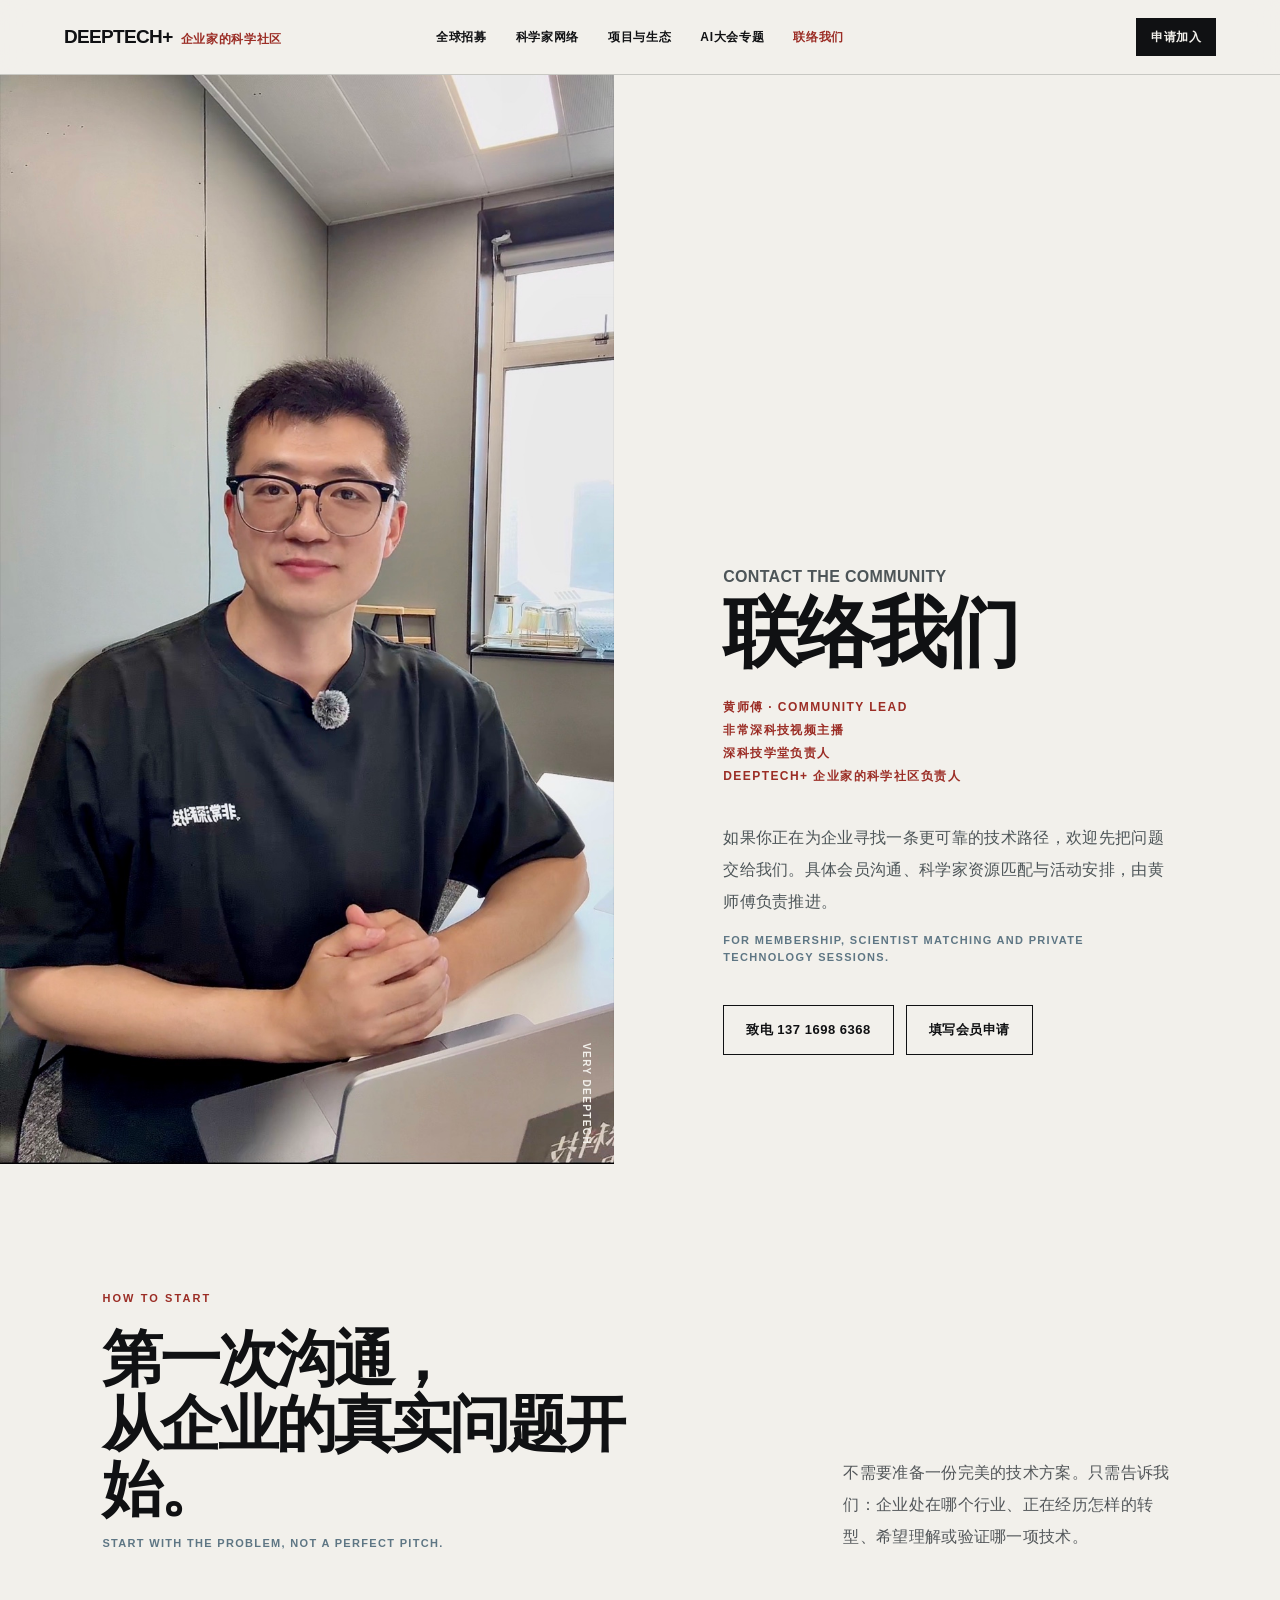
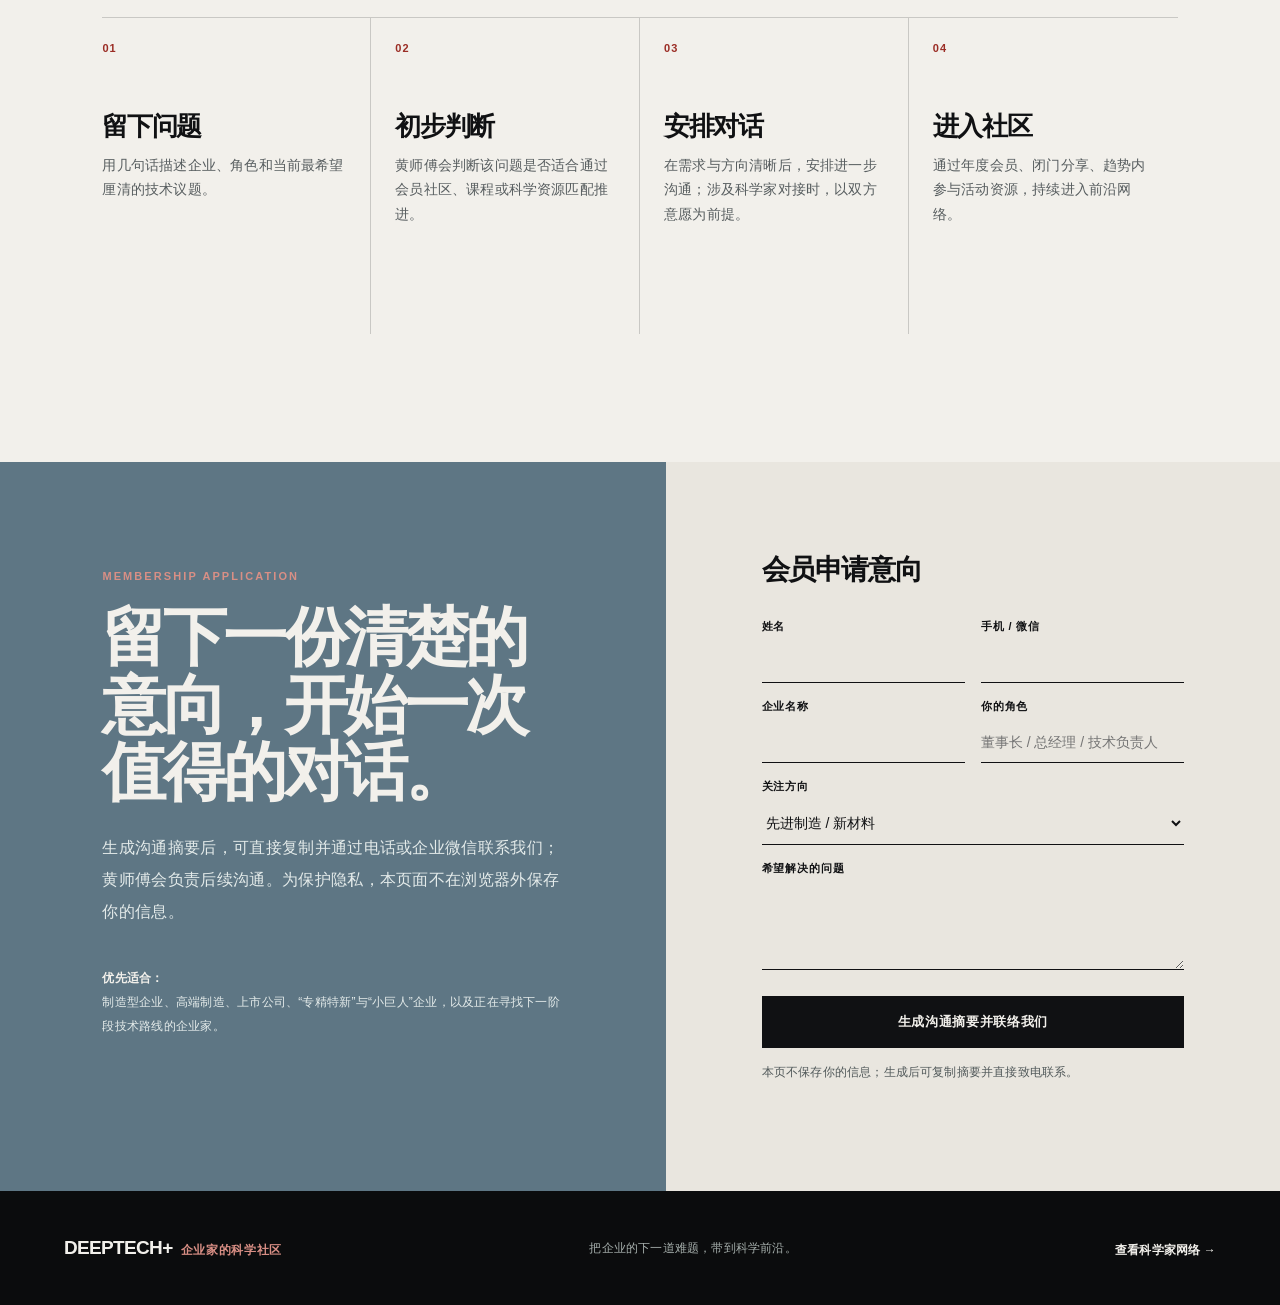
<file: contact.html>
<!doctype html>
<html lang="zh-CN"><head><meta charset="UTF-8" /><meta name="viewport" content="width=device-width, initial-scale=1.0" /><meta name="description" content="联络 DEEPTECH+ 企业家的科学社区：由黄师傅负责会员沟通、科学家资源匹配与前沿技术活动。" /><title>联络我们｜DEEPTECH+ 企业家的科学社区</title><link rel="icon" href="./assets/media/deeptech-plus-benefits-cover.png" type="image/png" /><link rel="stylesheet" href="./styles.css" /></head><body>
<a class="skip-link" href="#main">跳到正文</a><header class="site-header"><a class="wordmark" href="./index.html"><strong>DEEPTECH<span>+</span></strong><span>企业家的科学社区</span></a><button class="menu-toggle" type="button" aria-expanded="false" data-menu-toggle>目录</button><nav class="nav" aria-label="主导航"><a href="./index.html">全球招募</a><a href="./scientists.html">科学家网络</a><a href="./projects.html">项目与生态</a><a href="./waic.html">AI大会专题</a><a href="./contact.html" aria-current="page">联络我们</a></nav><a class="header-action" href="#apply">申请加入</a></header>
<main id="main"><section class="contact-hero"><div class="contact-photo"><img src="./assets/media/huang-shifu-contact.jpg" alt="DEEPTECH+ 企业家的科学社区负责人黄师傅" /></div><div class="contact-copy"><p class="eyebrow">CONTACT THE COMMUNITY</p><h1>联络我们</h1><p class="role">黄师傅 · COMMUNITY LEAD<br />非常深科技视频主播<br />深科技学堂负责人<br />DEEPTECH+ 企业家的科学社区负责人</p><p>如果你正在为企业寻找一条更可靠的技术路径，欢迎先把问题交给我们。具体会员沟通、科学家资源匹配与活动安排，由黄师傅负责推进。</p><span class="section-en">For membership, scientist matching and private technology sessions.</span><div class="contact-actions"><a class="button" href="tel:13716986368">致电 137 1698 6368</a><a class="button-outline" href="#apply">填写会员申请</a></div></div></section>
<section class="section"><div class="section-heading"><div><p class="eyebrow">HOW TO START</p><h2>第一次沟通，<br />从企业的真实问题开始。</h2><span class="section-en">Start with the problem, not a perfect pitch.</span></div><p>不需要准备一份完美的技术方案。只需告诉我们：企业处在哪个行业、正在经历怎样的转型、希望理解或验证哪一项技术。</p></div><div class="pathway" style="color:var(--ink);border-color:var(--line)"><article style="border-color:var(--line)"><span class="step" style="color:var(--signal)">01</span><h3>留下问题</h3><p style="color:#575d5f">用几句话描述企业、角色和当前最希望厘清的技术议题。</p></article><article style="border-color:var(--line)"><span class="step" style="color:var(--signal)">02</span><h3>初步判断</h3><p style="color:#575d5f">黄师傅会判断该问题是否适合通过会员社区、课程或科学资源匹配推进。</p></article><article style="border-color:var(--line)"><span class="step" style="color:var(--signal)">03</span><h3>安排对话</h3><p style="color:#575d5f">在需求与方向清晰后，安排进一步沟通；涉及科学家对接时，以双方意愿为前提。</p></article><article style="border-color:var(--line)"><span class="step" style="color:var(--signal)">04</span><h3>进入社区</h3><p style="color:#575d5f">通过年度会员、闭门分享、趋势内参与活动资源，持续进入前沿网络。</p></article></div></section>
<section class="apply" id="apply"><div class="apply-copy"><p class="eyebrow">MEMBERSHIP APPLICATION</p><h2>留下一份清楚的意向，开始一次值得的对话。</h2><p>生成沟通摘要后，可直接复制并通过电话或企业微信联系我们；黄师傅会负责后续沟通。为保护隐私，本页面不在浏览器外保存你的信息。</p><p class="apply-note"><strong>优先适合：</strong><br />制造型企业、高端制造、上市公司、“专精特新”与“小巨人”企业，以及正在寻找下一阶段技术路线的企业家。</p></div><form class="apply-form" data-apply-form><h3>会员申请意向</h3><div class="form-grid"><div class="form-field"><label for="c-name">姓名</label><input id="c-name" name="name" required /></div><div class="form-field"><label for="c-contact">手机 / 微信</label><input id="c-contact" name="contact" required /></div><div class="form-field"><label for="c-company">企业名称</label><input id="c-company" name="company" required /></div><div class="form-field"><label for="c-title">你的角色</label><input id="c-title" name="title" placeholder="董事长 / 总经理 / 技术负责人" /></div><div class="form-field wide"><label for="c-direction">关注方向</label><select id="c-direction" name="direction"><option>先进制造 / 新材料</option><option>AI / 机器人 / 智能硬件</option><option>能源 / 碳中和</option><option>生命科学 / 医疗健康</option><option>半导体 / 芯片</option><option>其他技术转型议题</option></select></div><div class="form-field wide"><label for="c-need">希望解决的问题</label><textarea id="c-need" name="need"></textarea></div></div><button type="submit">生成沟通摘要并联络我们</button><p class="form-result" data-form-result>本页不保存你的信息；生成后可复制摘要并直接致电联系。</p></form></section></main>
<footer class="site-footer"><a class="wordmark" href="./index.html"><strong>DEEPTECH<span>+</span></strong><span>企业家的科学社区</span></a><p>把企业的下一道难题，带到科学前沿。</p><a href="./scientists.html">查看科学家网络 →</a></footer><script src="./assets/js/site.js"></script></body></html>
</file>
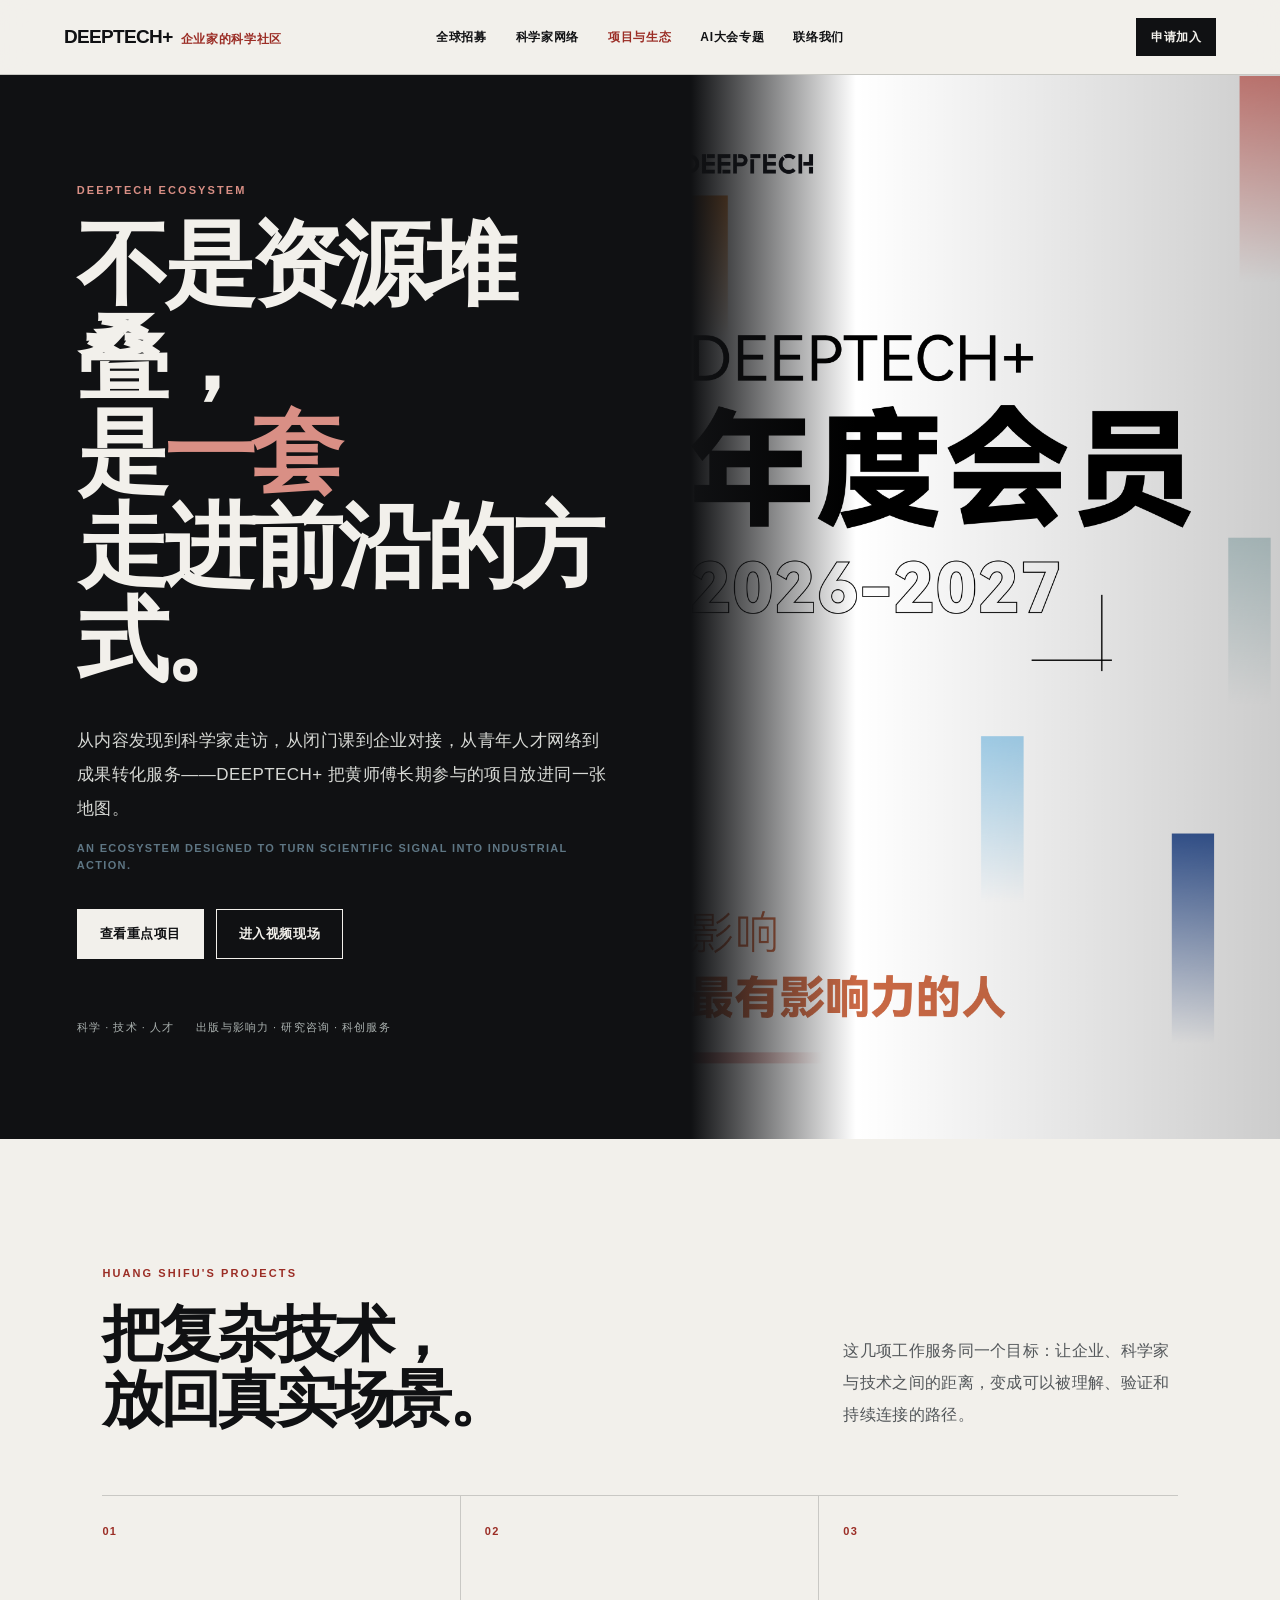
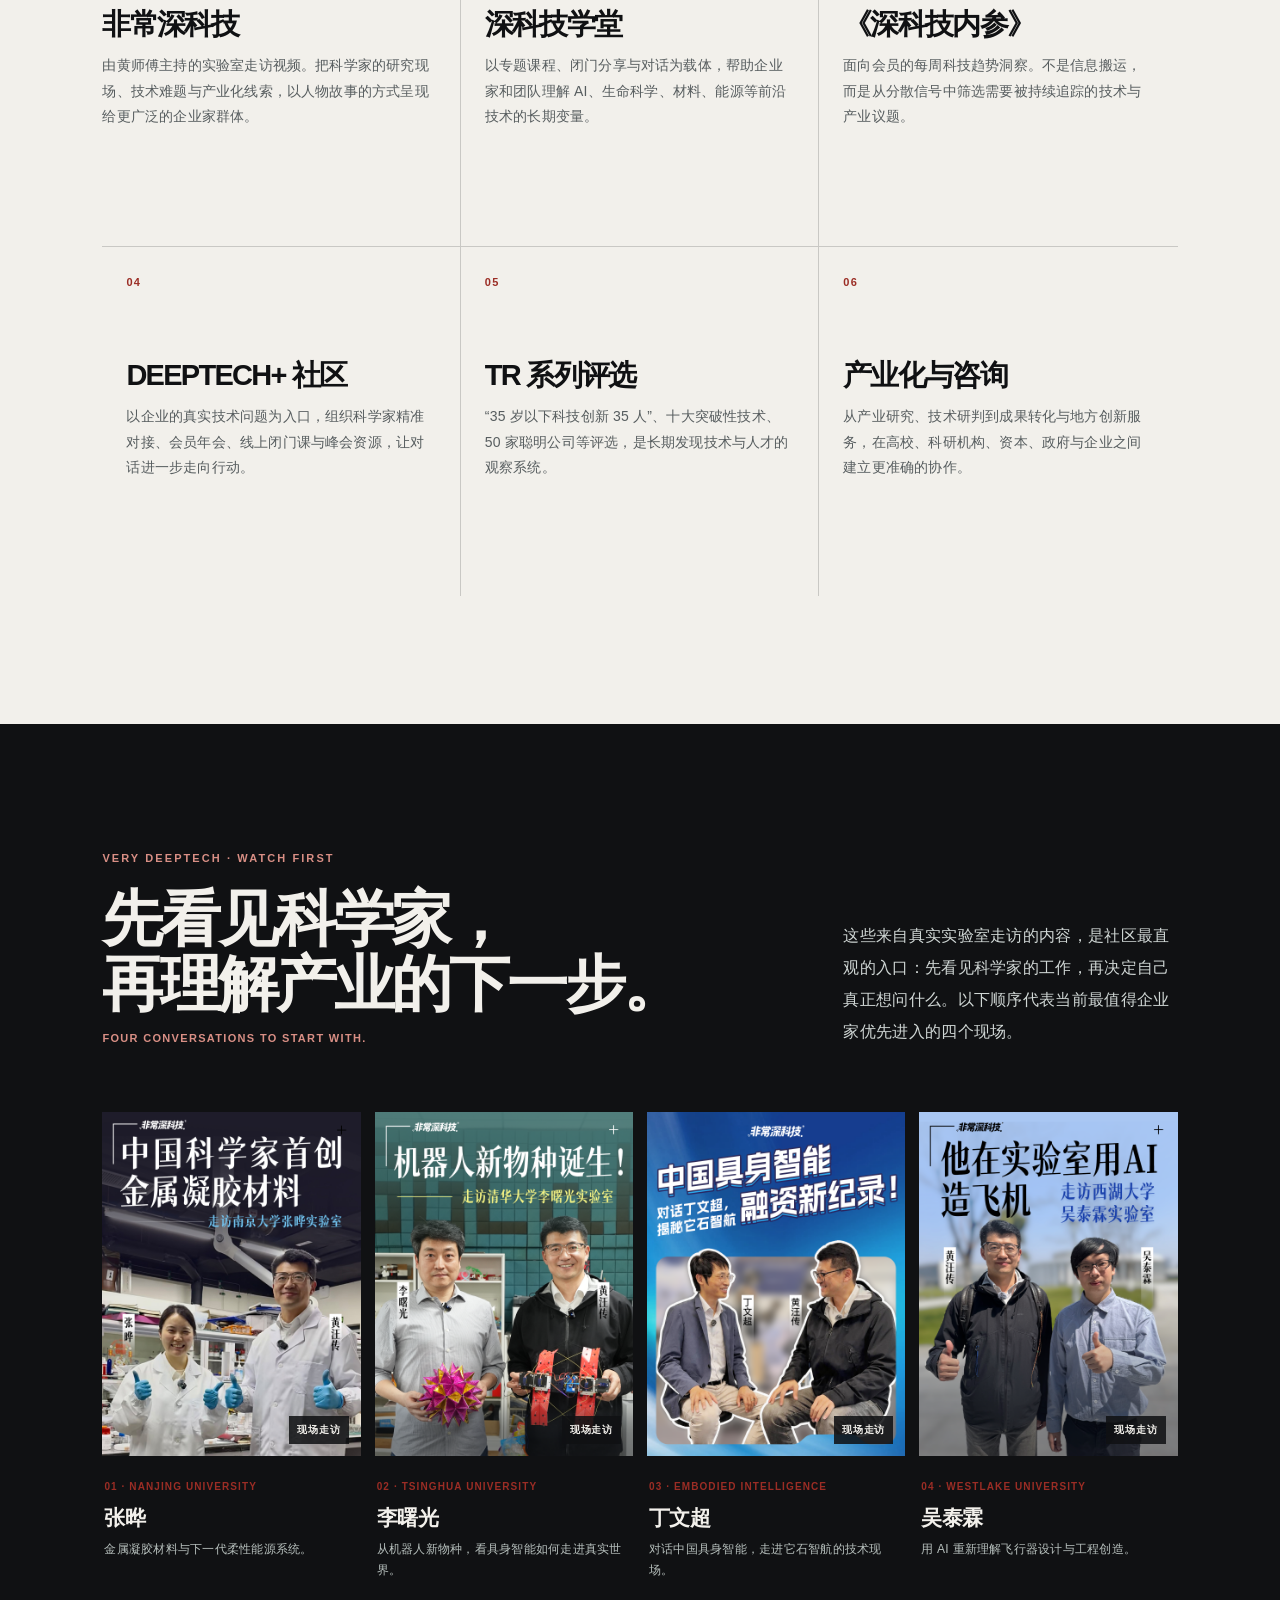
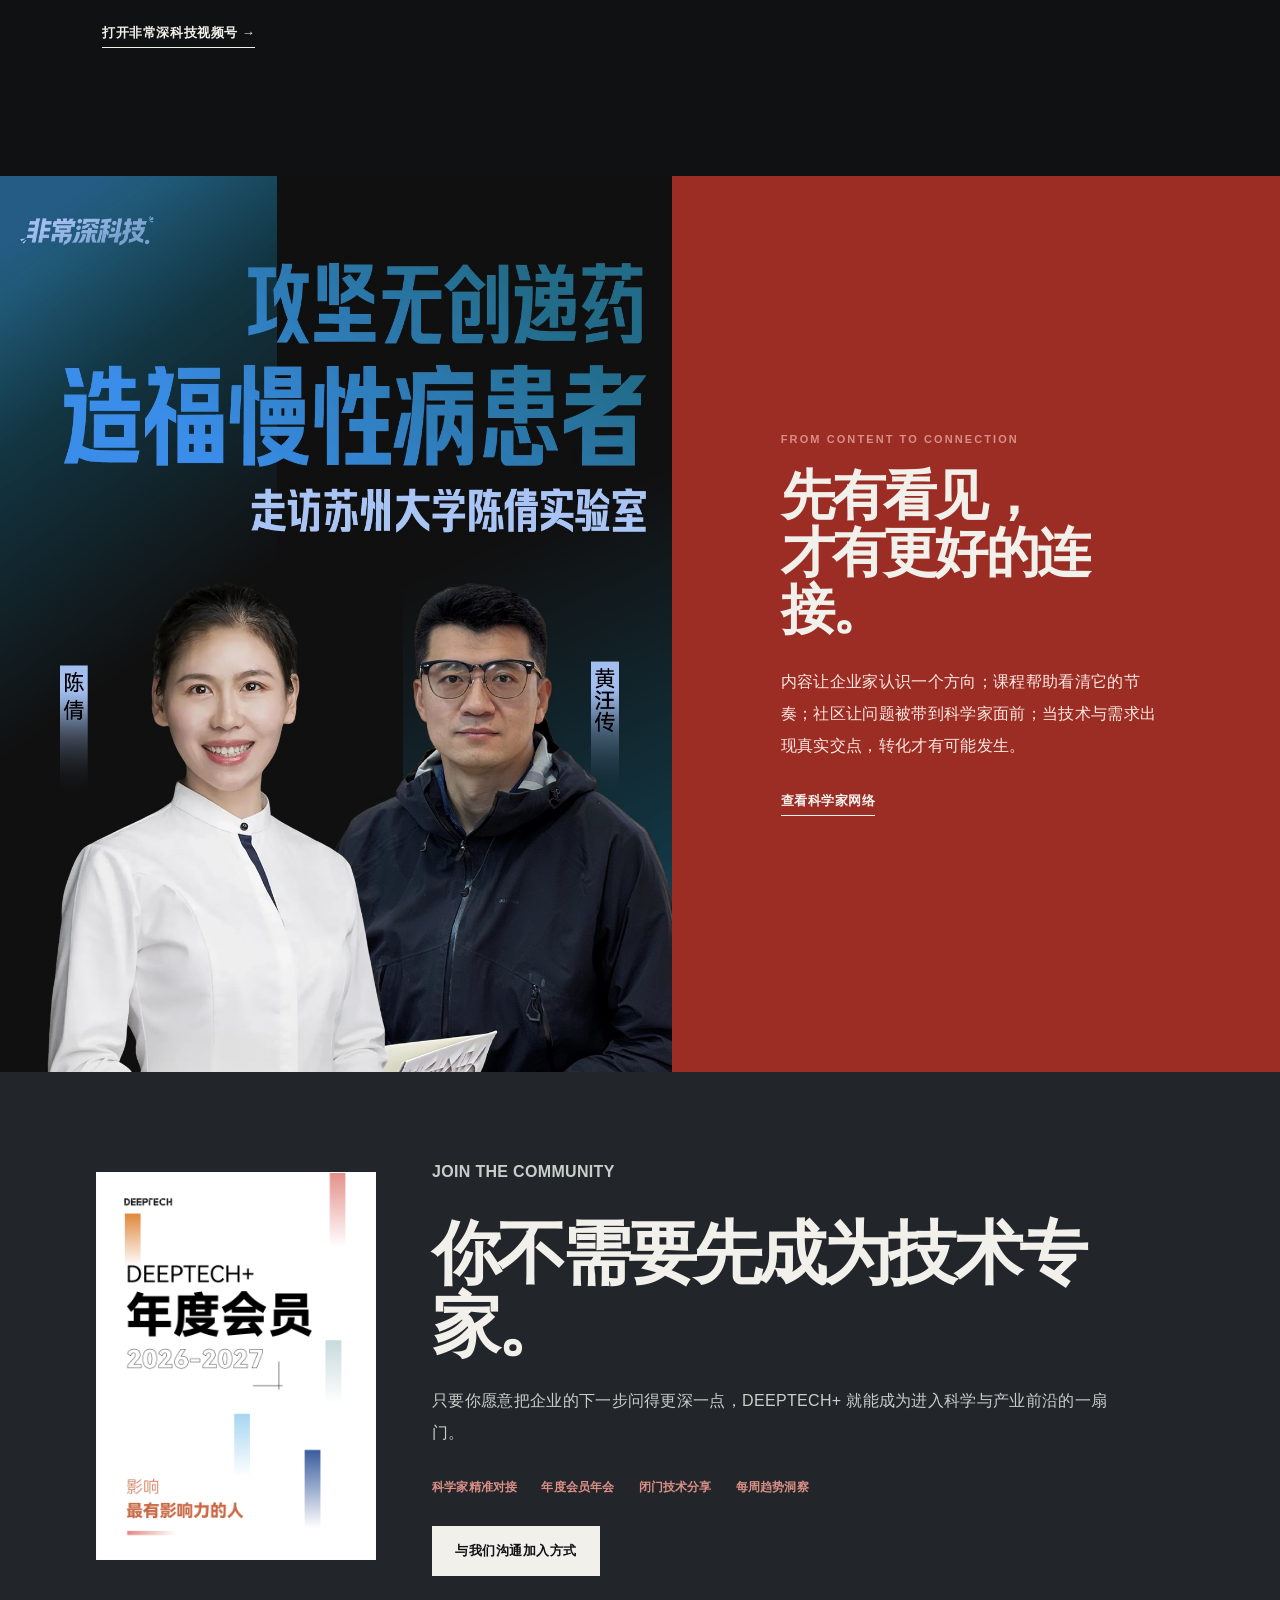
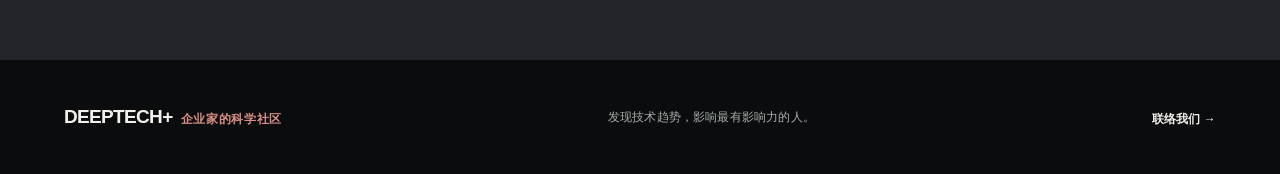
<file: projects.html>
<!doctype html>
<html lang="zh-CN"><head><meta charset="UTF-8" /><meta name="viewport" content="width=device-width, initial-scale=1.0" /><meta name="description" content="DeepTech 生态资源与黄师傅的重点项目：非常深科技、深科技学堂、深科技内参与 DEEPTECH+。" /><title>项目与生态｜DEEPTECH+ 企业家的科学社区</title><link rel="icon" href="./assets/media/deeptech-plus-benefits-cover.png" type="image/png" /><link rel="stylesheet" href="./styles.css" /></head><body>
<a class="skip-link" href="#main">跳到正文</a><header class="site-header"><a class="wordmark" href="./index.html"><strong>DEEPTECH<span>+</span></strong><span>企业家的科学社区</span></a><button class="menu-toggle" type="button" aria-expanded="false" data-menu-toggle>目录</button><nav class="nav" aria-label="主导航"><a href="./index.html">全球招募</a><a href="./scientists.html">科学家网络</a><a href="./projects.html" aria-current="page">项目与生态</a><a href="./waic.html">AI大会专题</a><a href="./contact.html">联络我们</a></nav><a class="header-action" href="#apply">申请加入</a></header>
<main id="main"><section class="hero"><div class="hero-copy"><p class="eyebrow">DEEPTECH ECOSYSTEM</p><h1>不是资源堆叠，<br />是<em>一套</em><br />走进前沿的方式。</h1><p class="lede">从内容发现到科学家走访，从闭门课到企业对接，从青年人才网络到成果转化服务——DEEPTECH+ 把黄师傅长期参与的项目放进同一张地图。</p><p class="section-en">An ecosystem designed to turn scientific signal into industrial action.</p><div class="hero-actions"><a class="button" href="#programs">查看重点项目</a><a class="button-outline" href="#videos">进入视频现场</a></div><div class="hero-meta"><span>科学 · 技术 · 人才</span><span>出版与影响力 · 研究咨询 · 科创服务</span></div></div><div class="hero-media"><img src="./assets/media/deeptech-plus-benefits-cover.png" alt="DEEPTECH+ 年度会员权益视觉" /></div></section>
<section class="section" id="programs"><div class="section-heading"><div><p class="eyebrow">HUANG SHIFU'S PROJECTS</p><h2>把复杂技术，<br />放回真实场景。</h2></div><p>这几项工作服务同一个目标：让企业、科学家与技术之间的距离，变成可以被理解、验证和持续连接的路径。</p></div><div class="program-grid"><article class="program"><span class="index">01</span><h3>非常深科技</h3><p>由黄师傅主持的实验室走访视频。把科学家的研究现场、技术难题与产业化线索，以人物故事的方式呈现给更广泛的企业家群体。</p></article><article class="program"><span class="index">02</span><h3>深科技学堂</h3><p>以专题课程、闭门分享与对话为载体，帮助企业家和团队理解 AI、生命科学、材料、能源等前沿技术的长期变量。</p></article><article class="program"><span class="index">03</span><h3>《深科技内参》</h3><p>面向会员的每周科技趋势洞察。不是信息搬运，而是从分散信号中筛选需要被持续追踪的技术与产业议题。</p></article><article class="program"><span class="index">04</span><h3>DEEPTECH+ 社区</h3><p>以企业的真实技术问题为入口，组织科学家精准对接、会员年会、线上闭门课与峰会资源，让对话进一步走向行动。</p></article><article class="program"><span class="index">05</span><h3>TR 系列评选</h3><p>“35 岁以下科技创新 35 人”、十大突破性技术、50 家聪明公司等评选，是长期发现技术与人才的观察系统。</p></article><article class="program"><span class="index">06</span><h3>产业化与咨询</h3><p>从产业研究、技术研判到成果转化与地方创新服务，在高校、科研机构、资本、政府与企业之间建立更准确的协作。</p></article></div></section>
<section class="section section-dark" id="videos"><div class="section-heading"><div><p class="eyebrow">VERY DEEPTECH · WATCH FIRST</p><h2>先看见科学家，<br />再理解产业的下一步。</h2><span class="section-en">Four conversations to start with.</span></div><p>这些来自真实实验室走访的内容，是社区最直观的入口：先看见科学家的工作，再决定自己真正想问什么。以下顺序代表当前最值得企业家优先进入的四个现场。</p></div><div class="video-grid"><a class="video-card" href="https://weixin.qq.com/sph/ADUKVkPHKJ" target="_blank" rel="noreferrer"><figure><img src="./assets/media/video-zhang-ye-priority.jpg" alt="南京大学张晔实验室走访封面" /></figure><div><span class="tag">01 · NANJING UNIVERSITY</span><h3>张晔</h3><p>金属凝胶材料与下一代柔性能源系统。</p></div></a><a class="video-card" href="https://weixin.qq.com/sph/ADUKVkPHKJ" target="_blank" rel="noreferrer"><figure><img src="./assets/media/video-li-shuguang.jpg" alt="清华大学李曙光实验室走访封面" /></figure><div><span class="tag">02 · TSINGHUA UNIVERSITY</span><h3>李曙光</h3><p>从机器人新物种，看具身智能如何走进真实世界。</p></div></a><a class="video-card" href="https://weixin.qq.com/sph/ADUKVkPHKJ" target="_blank" rel="noreferrer"><figure><img src="./assets/media/video-ding-wenchao.jpg" alt="丁文超博士视频封面" /></figure><div><span class="tag">03 · EMBODIED INTELLIGENCE</span><h3>丁文超</h3><p>对话中国具身智能，走进它石智航的技术现场。</p></div></a><a class="video-card" href="https://weixin.qq.com/sph/ADUKVkPHKJ" target="_blank" rel="noreferrer"><figure><img src="./assets/media/video-wu-tailing.jpg" alt="西湖大学吴泰霖实验室走访封面" /></figure><div><span class="tag">04 · WESTLAKE UNIVERSITY</span><h3>吴泰霖</h3><p>用 AI 重新理解飞行器设计与工程创造。</p></div></a></div><p style="margin:38px 0 0"><a class="text-link" style="color:var(--paper)" href="https://weixin.qq.com/sph/ADUKVkPHKJ" target="_blank" rel="noreferrer">打开非常深科技视频号 →</a></p></section>
<section class="feature-split"><div class="feature-media"><img src="./assets/media/video-chen-qian.jpg" alt="陈倩实验室走访" /></div><div class="feature-copy"><p class="eyebrow">FROM CONTENT TO CONNECTION</p><h2>先有看见，<br />才有更好的连接。</h2><p>内容让企业家认识一个方向；课程帮助看清它的节奏；社区让问题被带到科学家面前；当技术与需求出现真实交点，转化才有可能发生。</p><a class="text-link" href="./scientists.html">查看科学家网络</a></div></section>
<section class="membership-band" id="apply"><figure><img src="./assets/media/deeptech-plus-benefits-cover.png" alt="DEEPTECH+ 年度会员权益" /></figure><div><p class="eyebrow">JOIN THE COMMUNITY</p><h2>你不需要先成为技术专家。</h2><p>只要你愿意把企业的下一步问得更深一点，DEEPTECH+ 就能成为进入科学与产业前沿的一扇门。</p><div class="membership-facts"><span>科学家精准对接</span><span>年度会员年会</span><span>闭门技术分享</span><span>每周趋势洞察</span></div><a class="button" href="./contact.html">与我们沟通加入方式</a></div></section></main>
<footer class="site-footer"><a class="wordmark" href="./index.html"><strong>DEEPTECH<span>+</span></strong><span>企业家的科学社区</span></a><p>发现技术趋势，影响最有影响力的人。</p><a href="./contact.html">联络我们 →</a></footer><script src="./assets/js/site.js"></script></body></html>
</file>
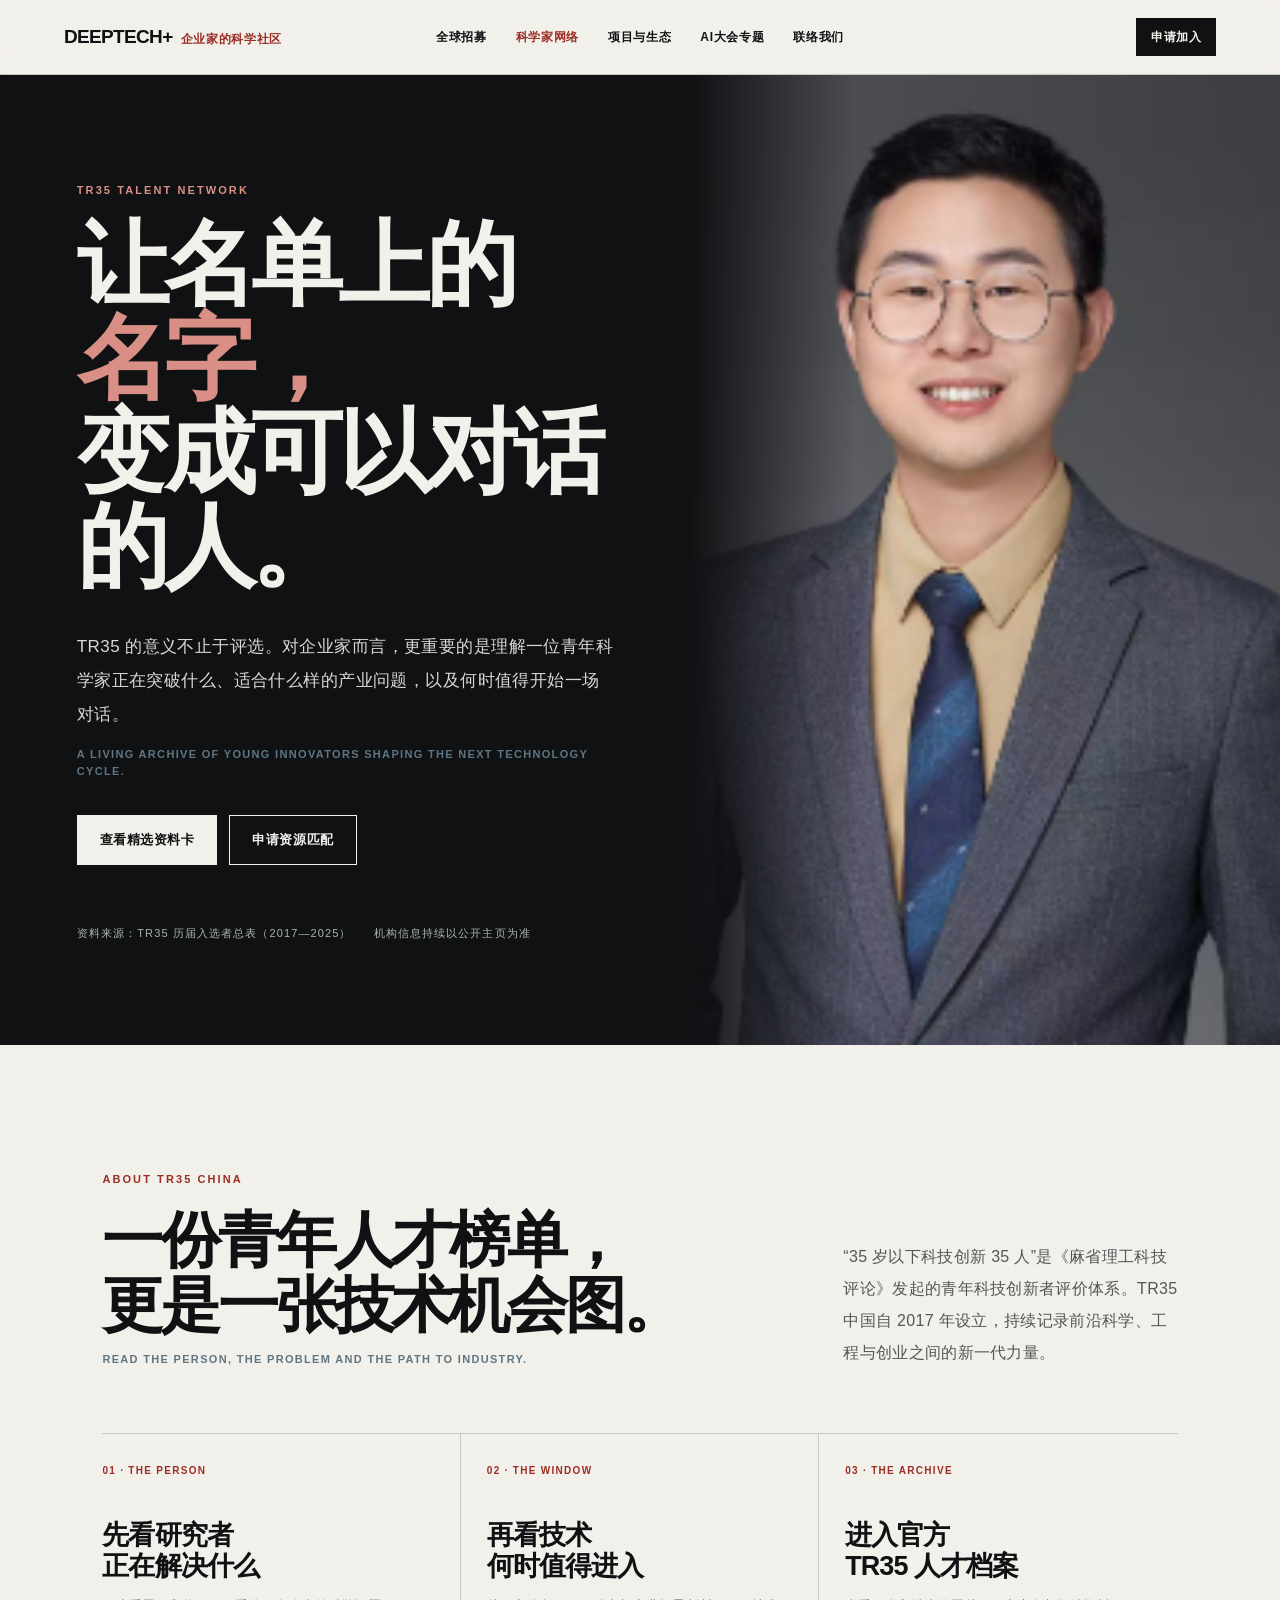
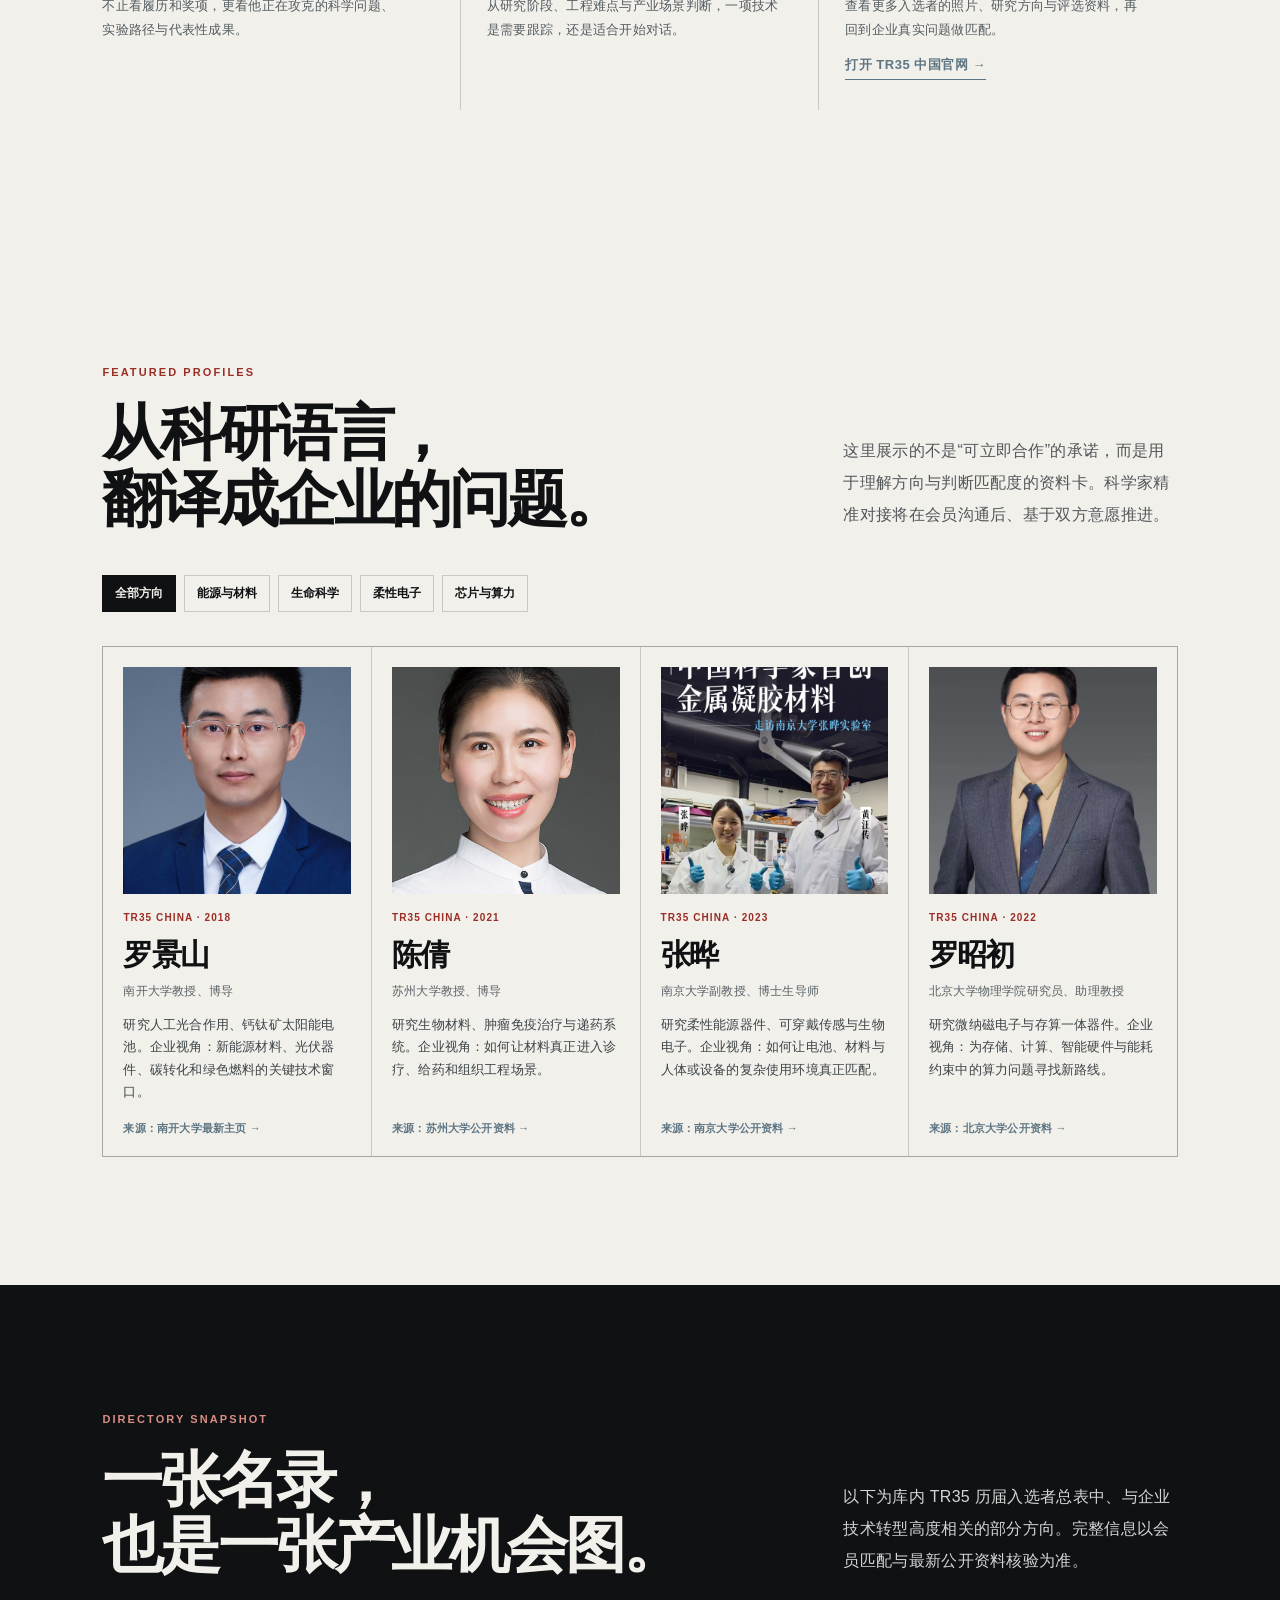
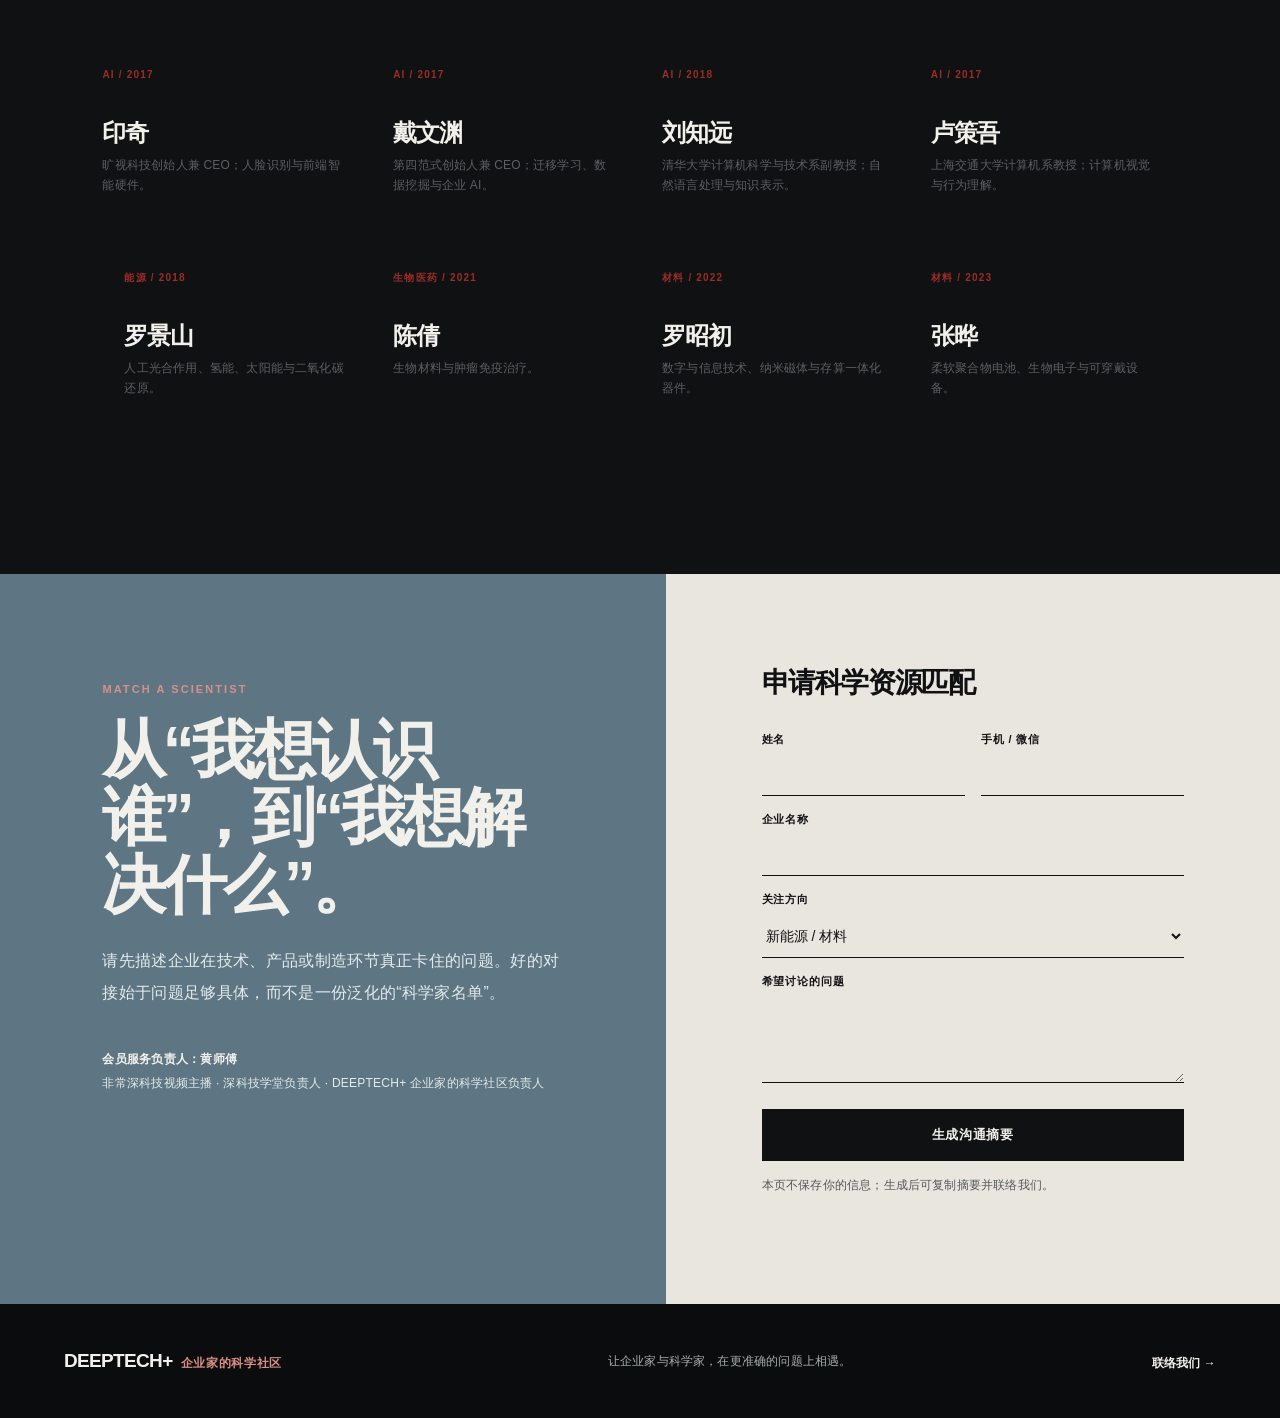
<file: scientists.html>
<!doctype html>
<html lang="zh-CN"><head><meta charset="UTF-8" /><meta name="viewport" content="width=device-width, initial-scale=1.0" /><meta name="description" content="DEEPTECH+ TR35 科学家网络：把青年科学家的研究方向翻译为企业可判断的产业机会。" /><title>TR35 科学家网络｜DEEPTECH+ 企业家的科学社区</title><link rel="icon" href="./assets/media/deeptech-plus-benefits-cover.png" type="image/png" /><link rel="stylesheet" href="./styles.css" /></head><body>
<a class="skip-link" href="#main">跳到正文</a><header class="site-header"><a class="wordmark" href="./index.html"><strong>DEEPTECH<span>+</span></strong><span>企业家的科学社区</span></a><button class="menu-toggle" type="button" aria-expanded="false" data-menu-toggle>目录</button><nav class="nav" aria-label="主导航"><a href="./index.html">全球招募</a><a href="./scientists.html" aria-current="page">科学家网络</a><a href="./projects.html">项目与生态</a><a href="./waic.html">AI大会专题</a><a href="./contact.html">联络我们</a></nav><a class="header-action" href="#apply">申请加入</a></header>
<main id="main"><section class="hero"><div class="hero-copy"><p class="eyebrow">TR35 TALENT NETWORK</p><h1>让名单上的<br /><em>名字，</em><br />变成可以对话的人。</h1><p class="lede">TR35 的意义不止于评选。对企业家而言，更重要的是理解一位青年科学家正在突破什么、适合什么样的产业问题，以及何时值得开始一场对话。</p><p class="section-en">A living archive of young innovators shaping the next technology cycle.</p><div class="hero-actions"><a class="button" href="#featured">查看精选资料卡</a><a class="button-outline" href="#apply">申请资源匹配</a></div><div class="hero-meta"><span>资料来源：TR35 历届入选者总表（2017—2025）</span><span>机构信息持续以公开主页为准</span></div></div><div class="hero-media"><img src="./assets/media/luo-zhaochu-official.png" alt="罗昭初助理教授官方肖像" /></div></section>
<section class="section" id="tr35-archive"><div class="section-heading"><div><p class="eyebrow">ABOUT TR35 CHINA</p><h2>一份青年人才榜单，<br />更是一张技术机会图。</h2><span class="section-en">Read the person, the problem and the path to industry.</span></div><p>“35 岁以下科技创新 35 人”是《麻省理工科技评论》发起的青年科技创新者评价体系。TR35 中国自 2017 年设立，持续记录前沿科学、工程与创业之间的新一代力量。</p></div><div class="tr35-brief"><article><span>01 · THE PERSON</span><h3>先看研究者<br />正在解决什么</h3><p>不止看履历和奖项，更看他正在攻克的科学问题、实验路径与代表性成果。</p></article><article><span>02 · THE WINDOW</span><h3>再看技术<br />何时值得进入</h3><p>从研究阶段、工程难点与产业场景判断，一项技术是需要跟踪，还是适合开始对话。</p></article><article><span>03 · THE ARCHIVE</span><h3>进入官方<br />TR35 人才档案</h3><p>查看更多入选者的照片、研究方向与评选资料，再回到企业真实问题做匹配。</p><a class="text-link" href="https://tr35.mittrchina.com/index" target="_blank" rel="noreferrer">打开 TR35 中国官网 →</a></article></div></section>
<section class="section" id="featured"><div class="section-heading"><div><p class="eyebrow">FEATURED PROFILES</p><h2>从科研语言，<br />翻译成企业的问题。</h2></div><p>这里展示的不是“可立即合作”的承诺，而是用于理解方向与判断匹配度的资料卡。科学家精准对接将在会员沟通后、基于双方意愿推进。</p></div><div class="field-filter" aria-label="筛选科学领域"><button class="is-active" type="button" data-filter="all">全部方向</button><button type="button" data-filter="energy">能源与材料</button><button type="button" data-filter="biotech">生命科学</button><button type="button" data-filter="materials">柔性电子</button><button type="button" data-filter="compute">芯片与算力</button></div><div class="scientist-grid"><article class="scientist-card" data-field="energy"><img src="./assets/media/luo-jingshan-official-1200.jpg" alt="罗景山教授官方肖像" /><span class="tag">TR35 CHINA · 2018</span><h3>罗景山</h3><p class="institution">南开大学教授、博导</p><p>研究人工光合作用、钙钛矿太阳能电池。企业视角：新能源材料、光伏器件、碳转化和绿色燃料的关键技术窗口。</p><a class="source" href="https://sklpmc.nankai.edu.cn/2025/0303/c36509a563380/page.htm" target="_blank" rel="noreferrer">来源：南开大学最新主页 →</a></article><article class="scientist-card" data-field="biotech"><img src="./assets/media/chen-qian-official.jpg" alt="陈倩教授官方肖像" /><span class="tag">TR35 CHINA · 2021</span><h3>陈倩</h3><p class="institution">苏州大学教授、博导</p><p>研究生物材料、肿瘤免疫治疗与递药系统。企业视角：如何让材料真正进入诊疗、给药和组织工程场景。</p><a class="source" href="https://funsom.suda.edu.cn/7c/b0/c2735a294064/page.htm" target="_blank" rel="noreferrer">来源：苏州大学公开资料 →</a></article><article class="scientist-card" data-field="materials"><img src="./assets/media/video-zhang-ye-priority.jpg" alt="张晔副教授与黄师傅在南京大学实验室" /><span class="tag">TR35 CHINA · 2023</span><h3>张晔</h3><p class="institution">南京大学副教授、博士生导师</p><p>研究柔性能源器件、可穿戴传感与生物电子。企业视角：如何让电池、材料与人体或设备的复杂使用环境真正匹配。</p><a class="source" href="https://eng.nju.edu.cn/44/0c/c5184a476172/page.htm" target="_blank" rel="noreferrer">来源：南京大学公开资料 →</a></article><article class="scientist-card" data-field="compute"><img src="./assets/media/luo-zhaochu-official.png" alt="罗昭初助理教授官方肖像" /><span class="tag">TR35 CHINA · 2022</span><h3>罗昭初</h3><p class="institution">北京大学物理学院研究员、助理教授</p><p>研究微纳磁电子与存算一体器件。企业视角：为存储、计算、智能硬件与能耗约束中的算力问题寻找新路线。</p><a class="source" href="https://faculty.pku.edu.cn/luozhaochu/en/index.htm" target="_blank" rel="noreferrer">来源：北京大学公开资料 →</a></article></div></section>
<section class="section section-dark"><div class="section-heading"><div><p class="eyebrow">DIRECTORY SNAPSHOT</p><h2>一张名录，<br />也是一张产业机会图。</h2></div><p>以下为库内 TR35 历届入选者总表中、与企业技术转型高度相关的部分方向。完整信息以会员匹配与最新公开资料核验为准。</p></div><div class="directory"><article><span>AI / 2017</span><h3>印奇</h3><p>旷视科技创始人兼 CEO；人脸识别与前端智能硬件。</p></article><article><span>AI / 2017</span><h3>戴文渊</h3><p>第四范式创始人兼 CEO；迁移学习、数据挖掘与企业 AI。</p></article><article><span>AI / 2018</span><h3>刘知远</h3><p>清华大学计算机科学与技术系副教授；自然语言处理与知识表示。</p></article><article><span>AI / 2017</span><h3>卢策吾</h3><p>上海交通大学计算机系教授；计算机视觉与行为理解。</p></article><article><span>能源 / 2018</span><h3>罗景山</h3><p>人工光合作用、氢能、太阳能与二氧化碳还原。</p></article><article><span>生物医药 / 2021</span><h3>陈倩</h3><p>生物材料与肿瘤免疫治疗。</p></article><article><span>材料 / 2022</span><h3>罗昭初</h3><p>数字与信息技术、纳米磁体与存算一体化器件。</p></article><article><span>材料 / 2023</span><h3>张晔</h3><p>柔软聚合物电池、生物电子与可穿戴设备。</p></article></div></section>
<section class="apply" id="apply"><div class="apply-copy"><p class="eyebrow">MATCH A SCIENTIST</p><h2>从“我想认识谁”，到“我想解决什么”。</h2><p>请先描述企业在技术、产品或制造环节真正卡住的问题。好的对接始于问题足够具体，而不是一份泛化的“科学家名单”。</p><p class="apply-note"><strong>会员服务负责人：黄师傅</strong><br />非常深科技视频主播 · 深科技学堂负责人 · DEEPTECH+ 企业家的科学社区负责人</p></div><form class="apply-form" data-apply-form><h3>申请科学资源匹配</h3><div class="form-grid"><div class="form-field"><label for="s-name">姓名</label><input id="s-name" name="name" required /></div><div class="form-field"><label for="s-contact">手机 / 微信</label><input id="s-contact" name="contact" required /></div><div class="form-field wide"><label for="s-company">企业名称</label><input id="s-company" name="company" required /></div><div class="form-field wide"><label for="s-direction">关注方向</label><select id="s-direction" name="direction"><option>新能源 / 材料</option><option>AI / 机器人</option><option>生命科学 / 医疗</option><option>芯片 / 算力</option><option>制造升级</option></select></div><div class="form-field wide"><label for="s-need">希望讨论的问题</label><textarea id="s-need" name="need"></textarea></div></div><input type="hidden" name="title" value="科学资源匹配" /><button type="submit">生成沟通摘要</button><p class="form-result" data-form-result>本页不保存你的信息；生成后可复制摘要并联络我们。</p></form></section></main>
<footer class="site-footer"><a class="wordmark" href="./index.html"><strong>DEEPTECH<span>+</span></strong><span>企业家的科学社区</span></a><p>让企业家与科学家，在更准确的问题上相遇。</p><a href="./contact.html">联络我们 →</a></footer><script src="./assets/js/site.js"></script></body></html>
</file>
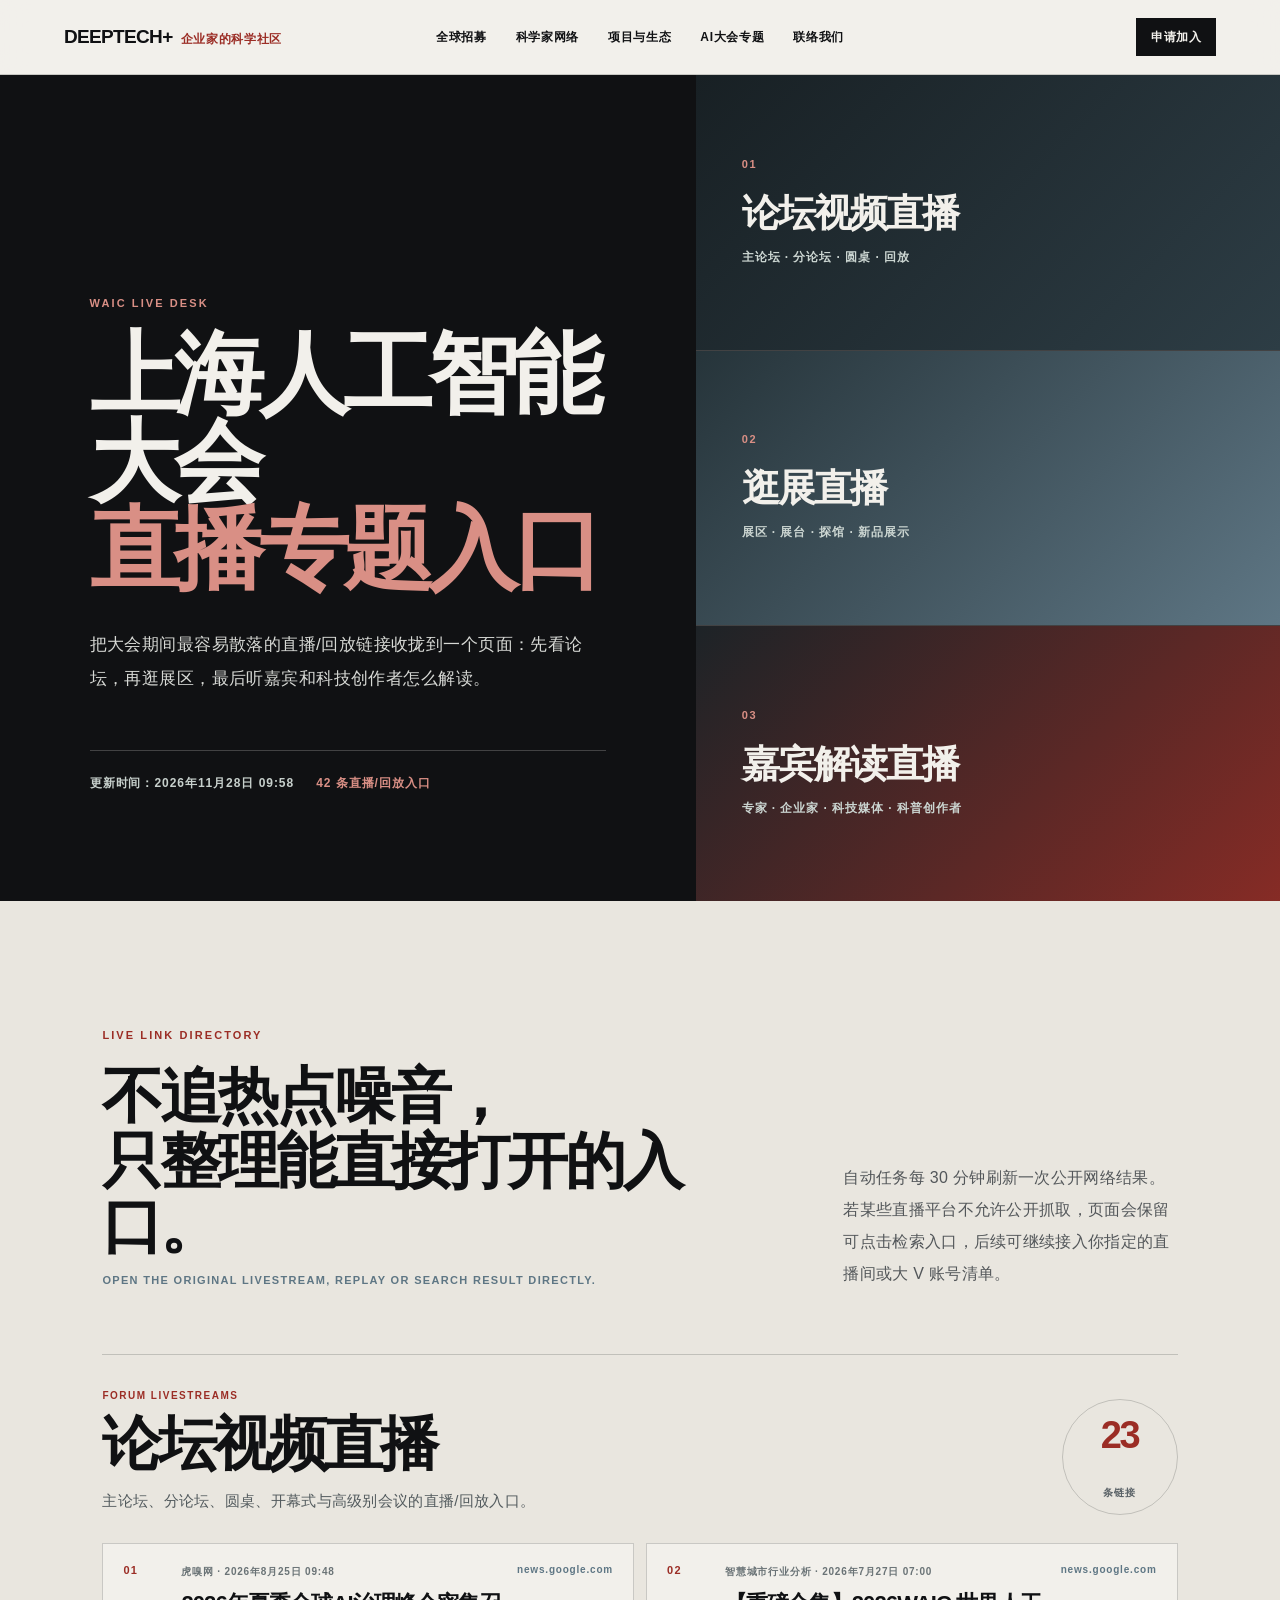
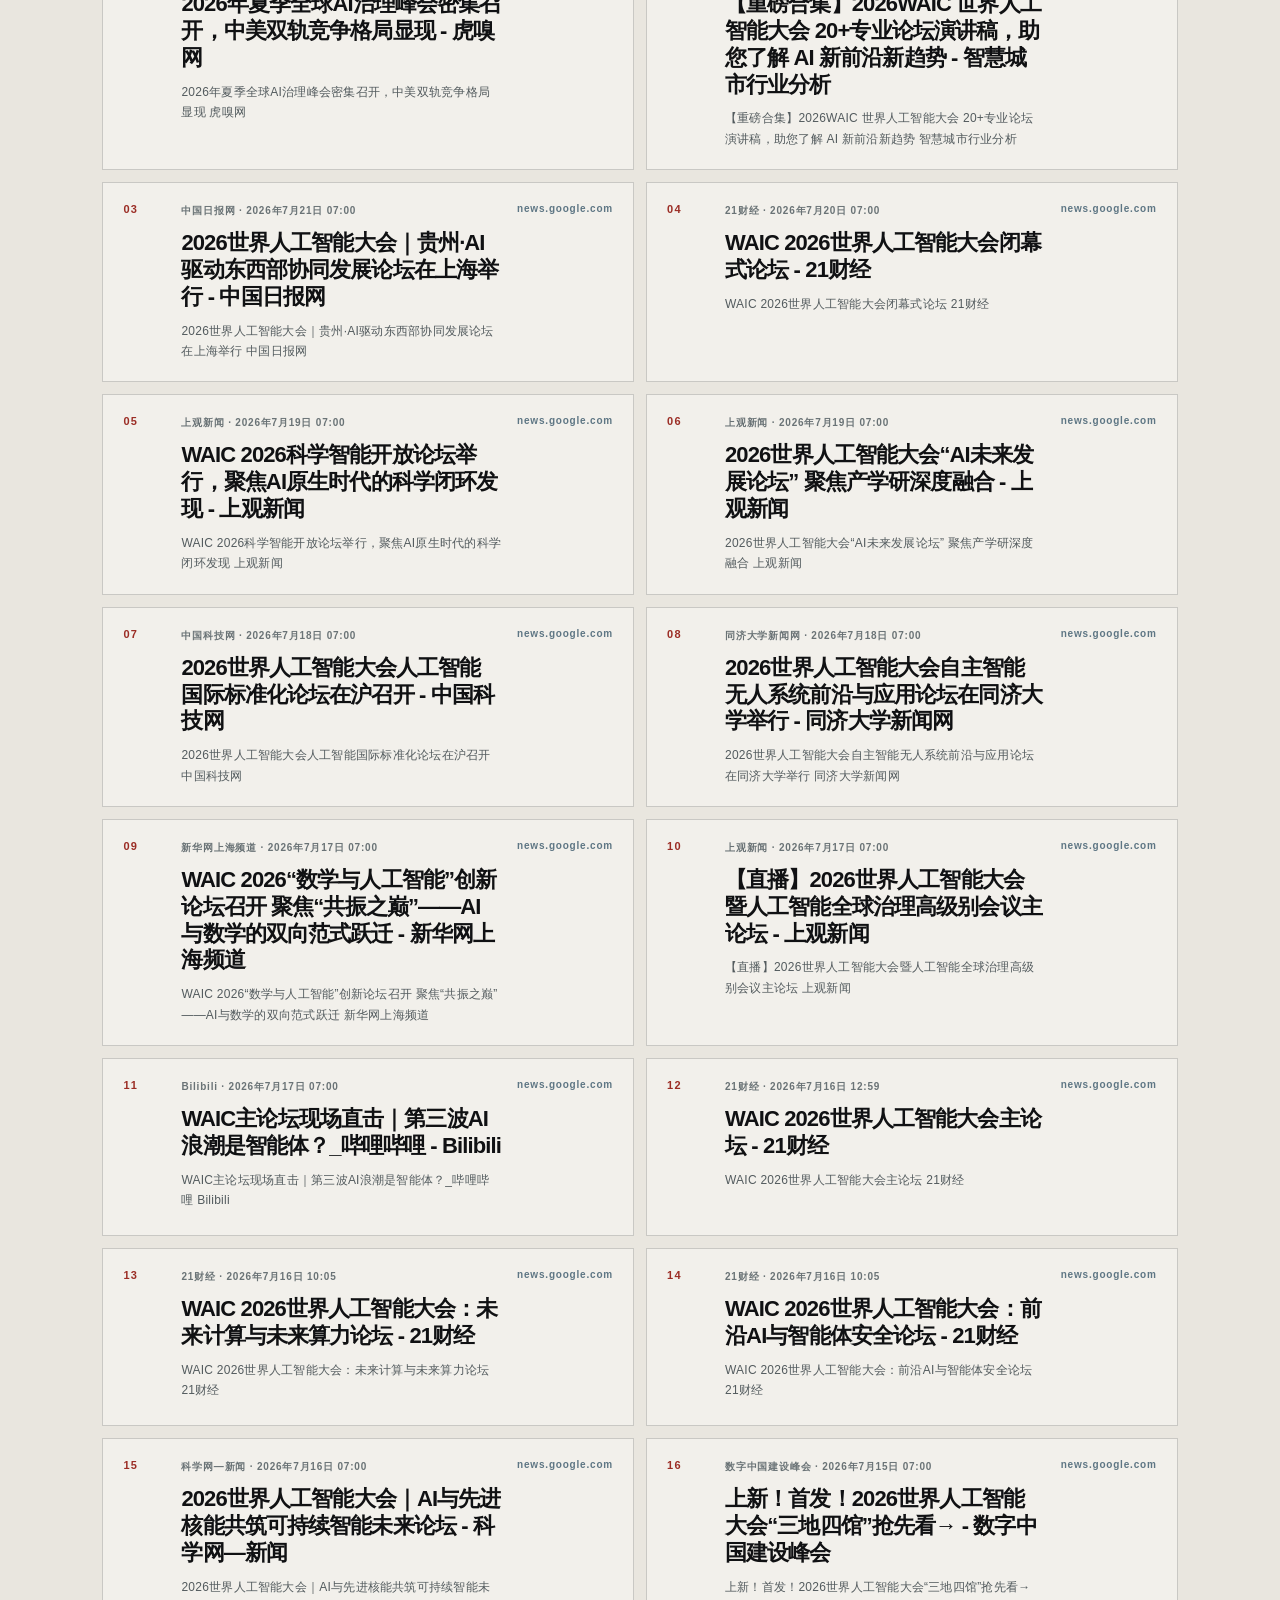
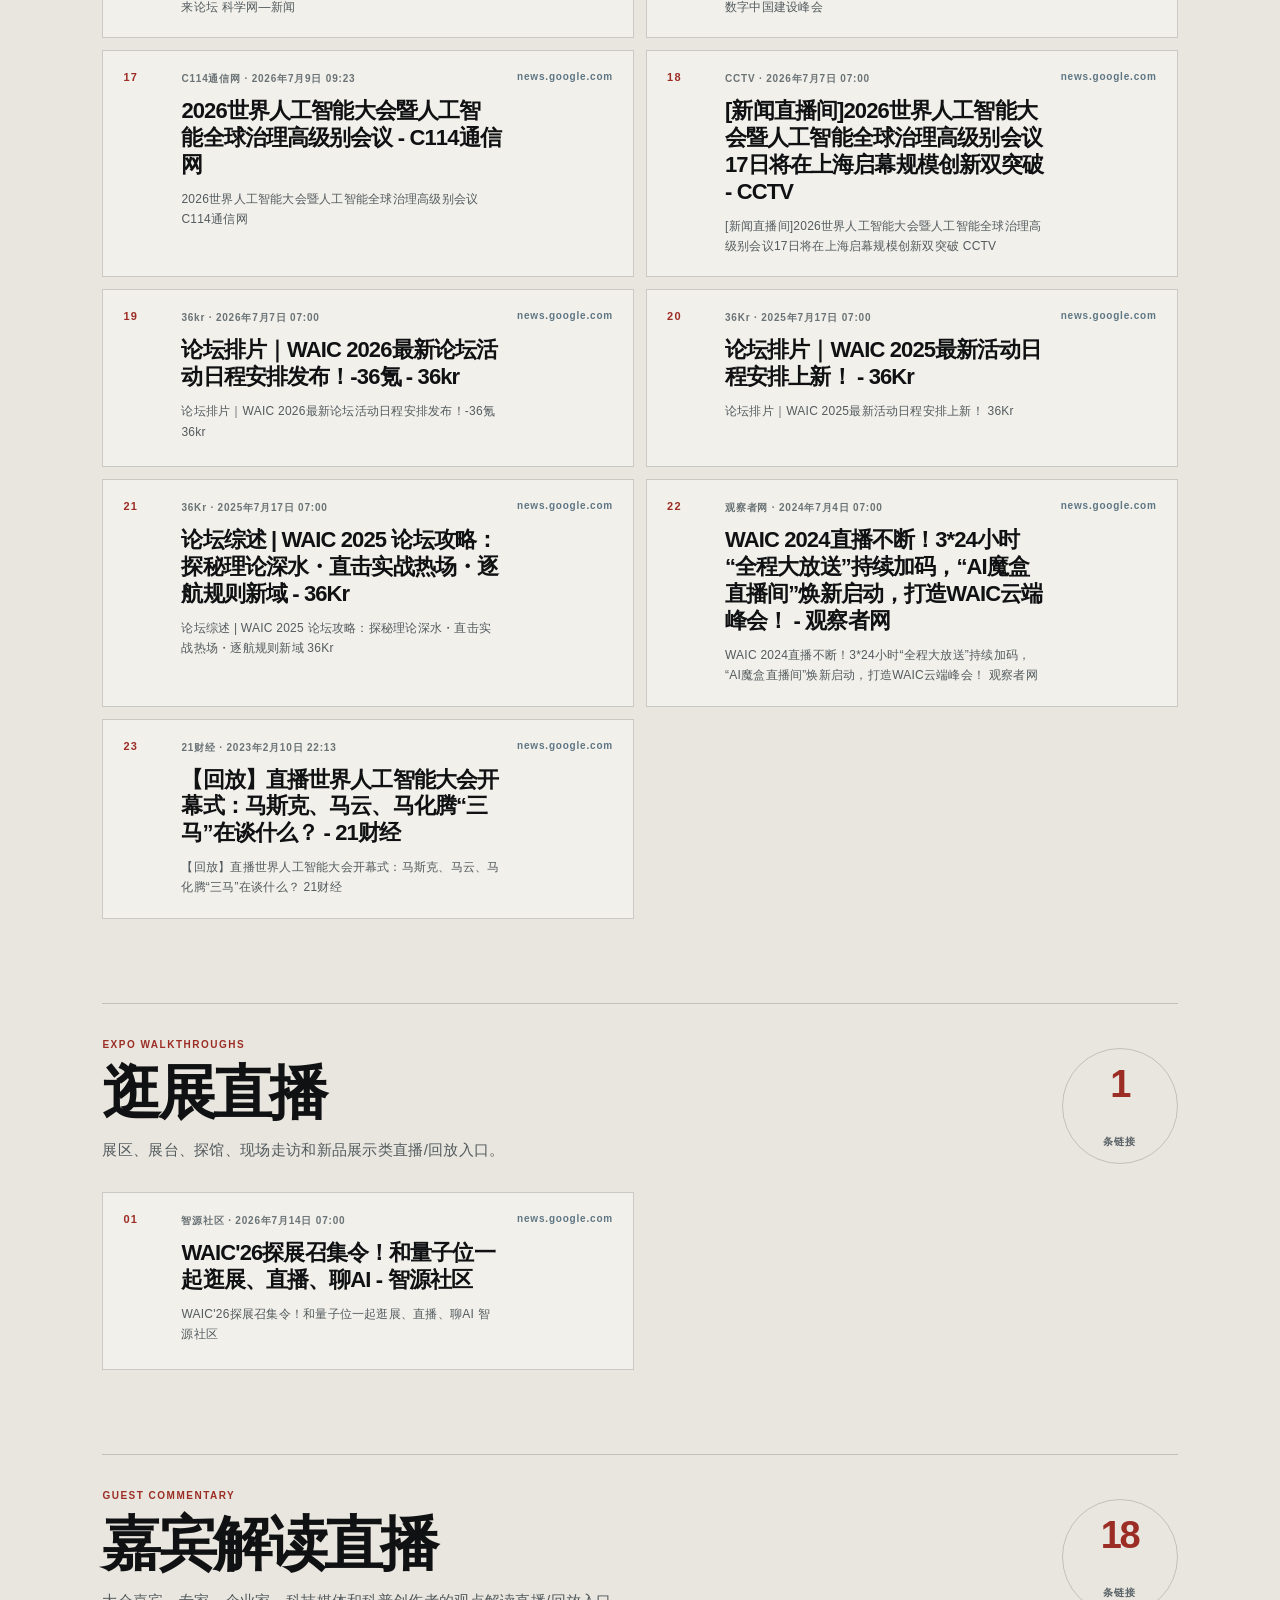
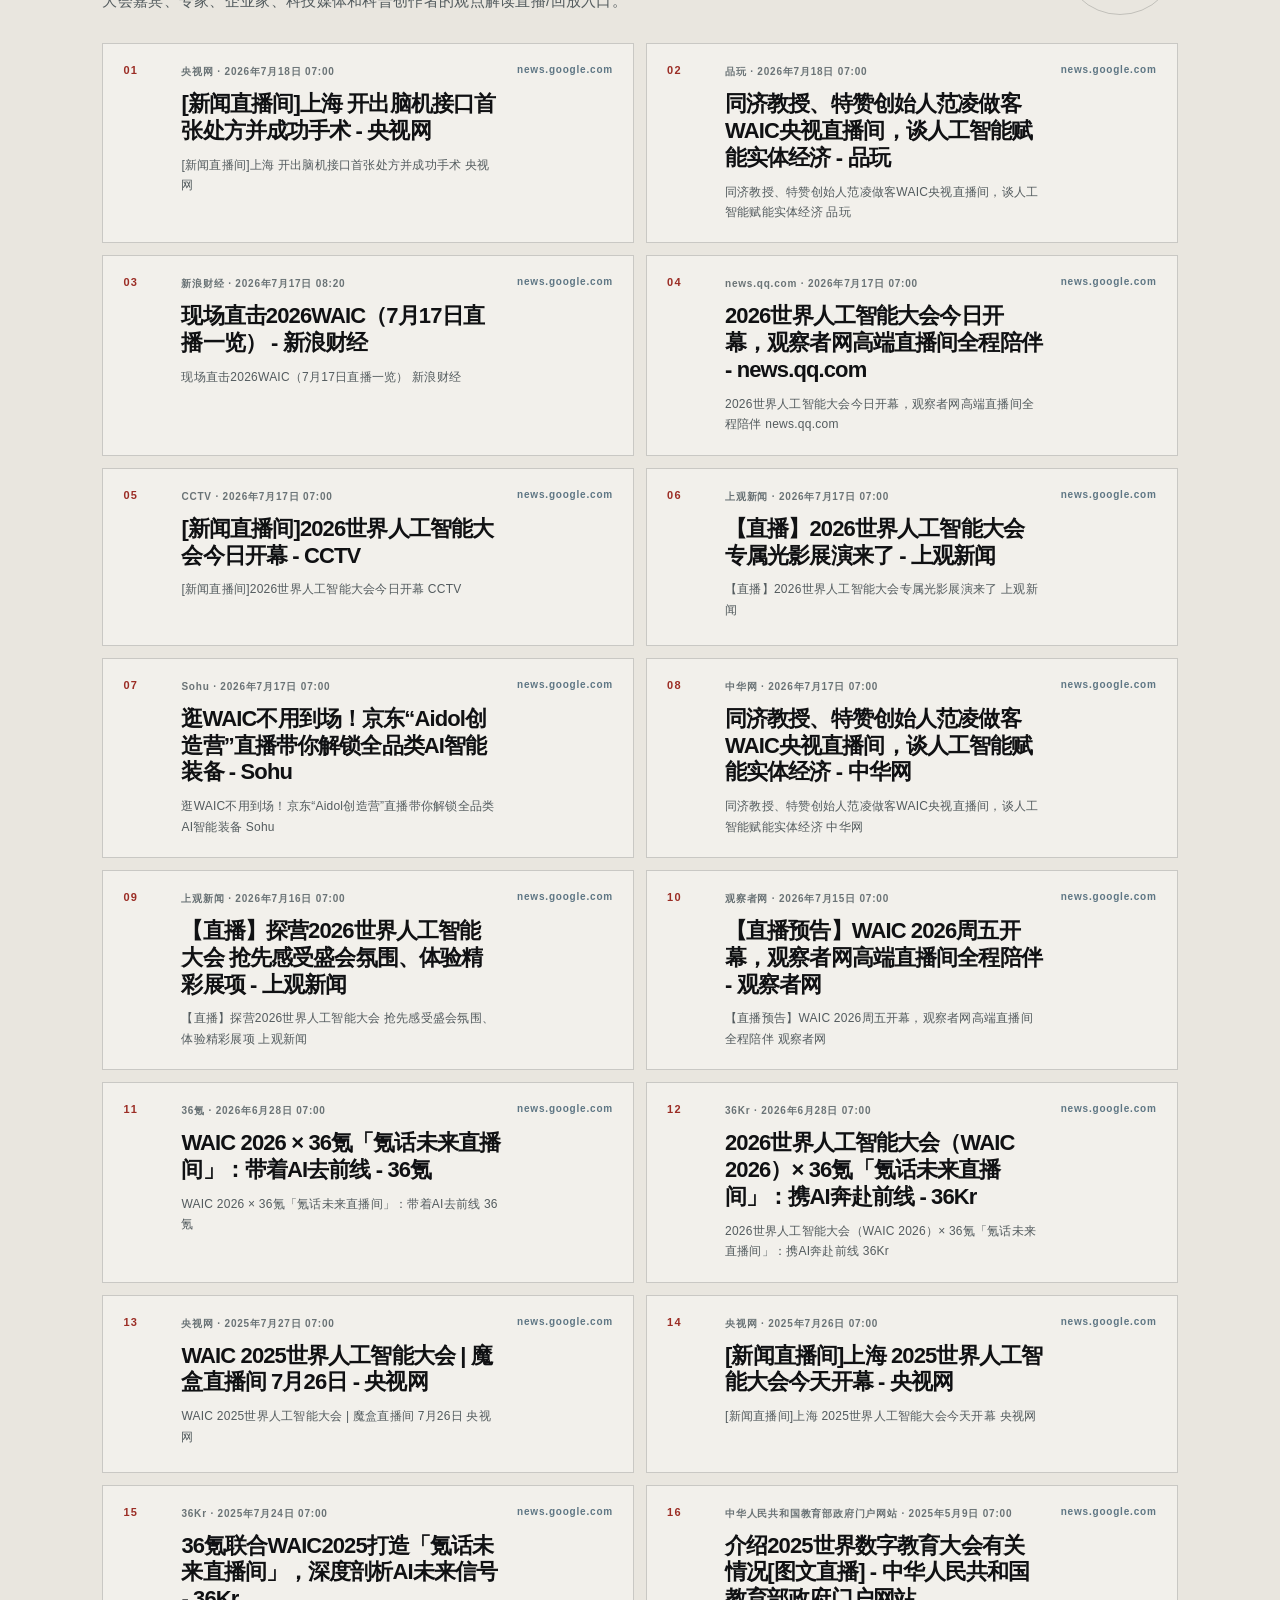
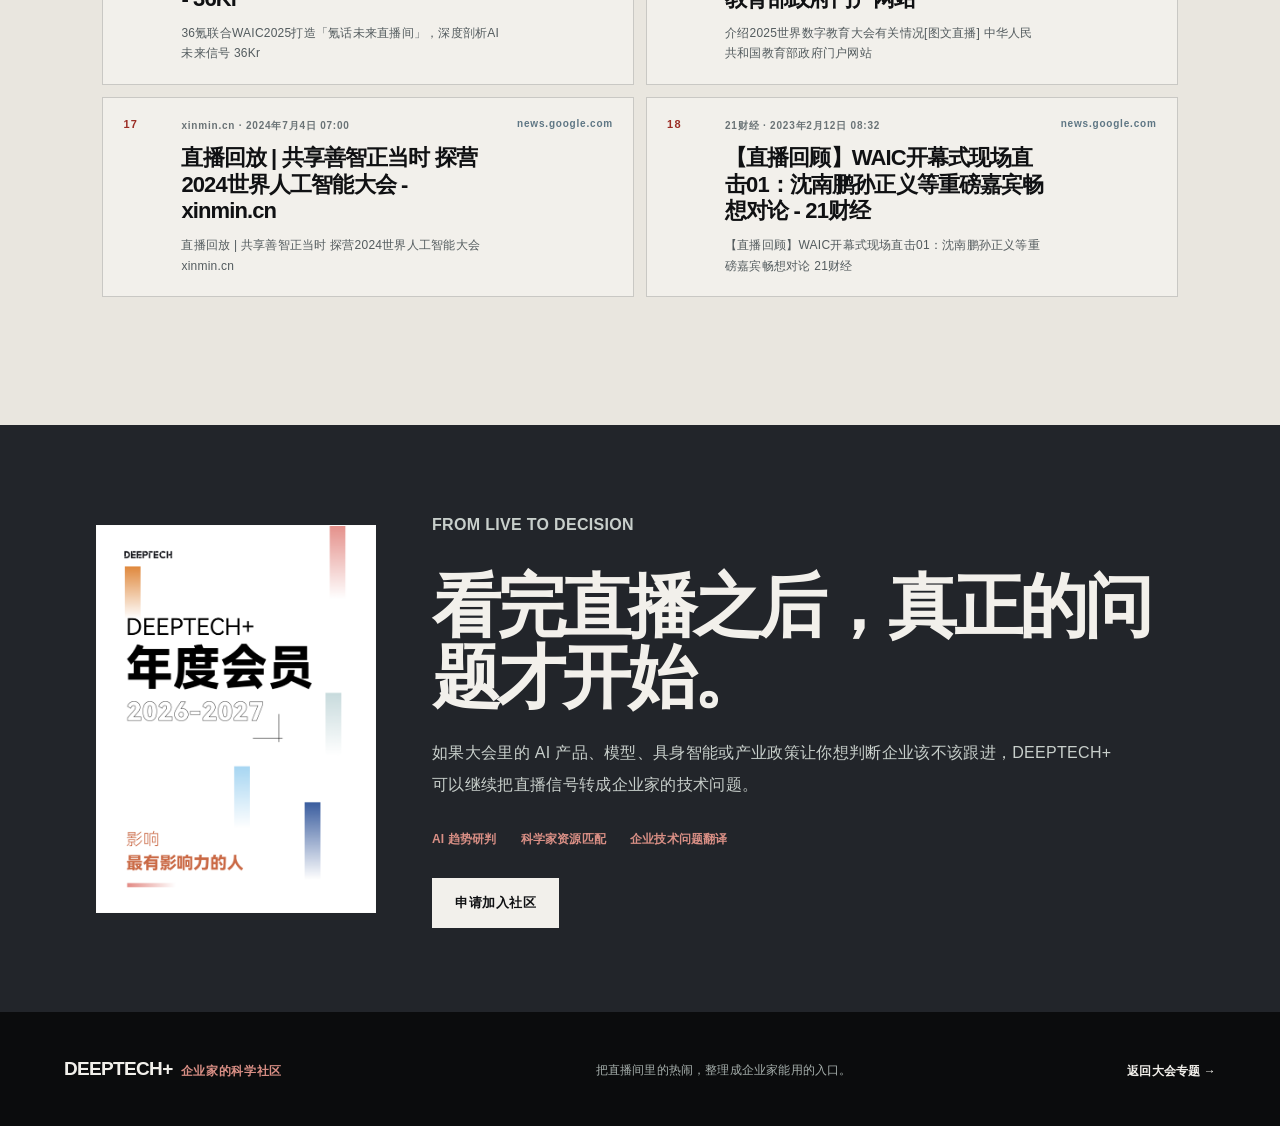
<file: waic-live.html>
<!doctype html>
<html lang="zh-CN">
  <head>
    <meta charset="UTF-8" />
    <meta name="viewport" content="width=device-width, initial-scale=1.0" />
    <meta name="description" content="上海人工智能大会直播专题：汇总论坛视频直播、逛展直播与嘉宾解读直播链接。" />
    <title>上海人工智能大会直播专题｜DEEPTECH+ 企业家的科学社区</title>
    <link rel="icon" href="./assets/media/deeptech-plus-benefits-cover.png" type="image/png" />
    <link rel="stylesheet" href="./styles.css" />
  </head>
  <body>
    <a class="skip-link" href="#main">跳到正文</a>
    <header class="site-header">
      <a class="wordmark" href="./index.html"><strong>DEEPTECH<span>+</span></strong><span>企业家的科学社区</span></a>
      <button class="menu-toggle" type="button" aria-expanded="false" data-menu-toggle>目录</button>
      <nav class="nav" aria-label="主导航">
        <a href="./index.html">全球招募</a>
        <a href="./scientists.html">科学家网络</a>
        <a href="./projects.html">项目与生态</a>
        <a href="./waic.html">AI大会专题</a>
        <a href="./contact.html">联络我们</a>
      </nav>
      <a class="header-action" href="./index.html#apply">申请加入</a>
    </header>

    <main id="main">
      <section class="live-hero">
        <div class="live-hero-copy">
          <p class="eyebrow">WAIC LIVE DESK</p>
          <h1>上海人工智能大会<br /><em>直播专题入口</em></h1>
          <p class="lede">把大会期间最容易散落的直播/回放链接收拢到一个页面：先看论坛，再逛展区，最后听嘉宾和科技创作者怎么解读。</p>
          <div class="live-hero-meta"><span data-live-time>正在读取最新直播清单…</span><strong data-live-total>—</strong></div>
        </div>
        <div class="live-hero-routes" aria-label="直播专题三大板块">
          <a href="#forum"><span>01</span><strong>论坛视频直播</strong><small>主论坛 · 分论坛 · 圆桌 · 回放</small></a>
          <a href="#exhibition"><span>02</span><strong>逛展直播</strong><small>展区 · 展台 · 探馆 · 新品展示</small></a>
          <a href="#guest"><span>03</span><strong>嘉宾解读直播</strong><small>专家 · 企业家 · 科技媒体 · 科普创作者</small></a>
        </div>
      </section>

      <section class="section live-desk">
        <div class="section-heading">
          <div>
            <p class="eyebrow">LIVE LINK DIRECTORY</p>
            <h2>不追热点噪音，<br />只整理能直接打开的入口。</h2>
            <span class="section-en">Open the original livestream, replay or search result directly.</span>
          </div>
          <p>自动任务每 30 分钟刷新一次公开网络结果。若某些直播平台不允许公开抓取，页面会保留可点击检索入口，后续可继续接入你指定的直播间或大 V 账号清单。</p>
        </div>
        <div class="live-section-stack" data-live-sections></div>
      </section>

      <section class="membership-band">
        <figure><img src="./assets/media/deeptech-plus-benefits-cover.png" alt="DEEPTECH+ 年度会员权益封面" /></figure>
        <div>
          <p class="eyebrow">FROM LIVE TO DECISION</p>
          <h2>看完直播之后，真正的问题才开始。</h2>
          <p>如果大会里的 AI 产品、模型、具身智能或产业政策让你想判断企业该不该跟进，DEEPTECH+ 可以继续把直播信号转成企业家的技术问题。</p>
          <div class="membership-facts"><span>AI 趋势研判</span><span>科学家资源匹配</span><span>企业技术问题翻译</span></div>
          <a class="button" href="./contact.html#apply">申请加入社区</a>
        </div>
      </section>
    </main>

    <footer class="site-footer"><a class="wordmark" href="./index.html"><strong>DEEPTECH<span>+</span></strong><span>企业家的科学社区</span></a><p>把直播间里的热闹，整理成企业家能用的入口。</p><a href="./waic.html">返回大会专题 →</a></footer>
    <script src="./assets/js/site.js"></script>
    <script src="./assets/js/waic-live.js"></script>
  </body>
</html>
</file>
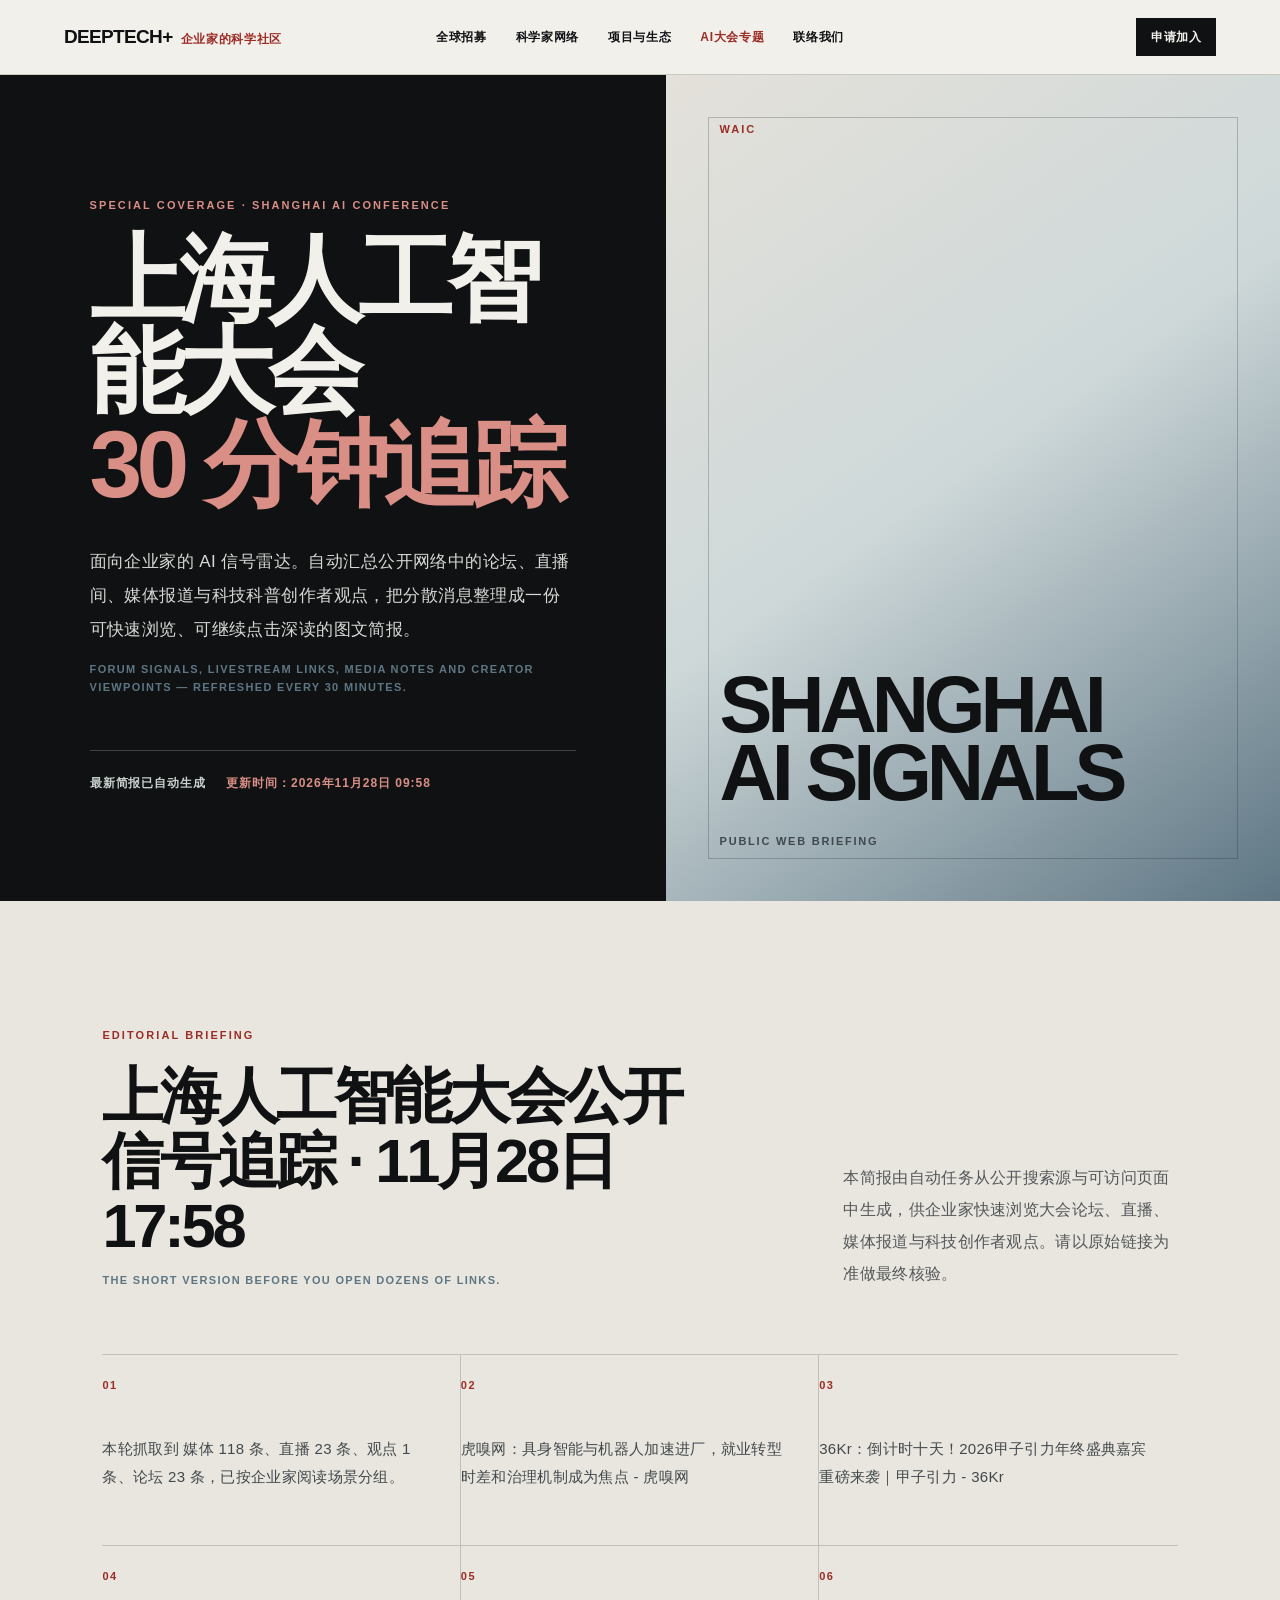
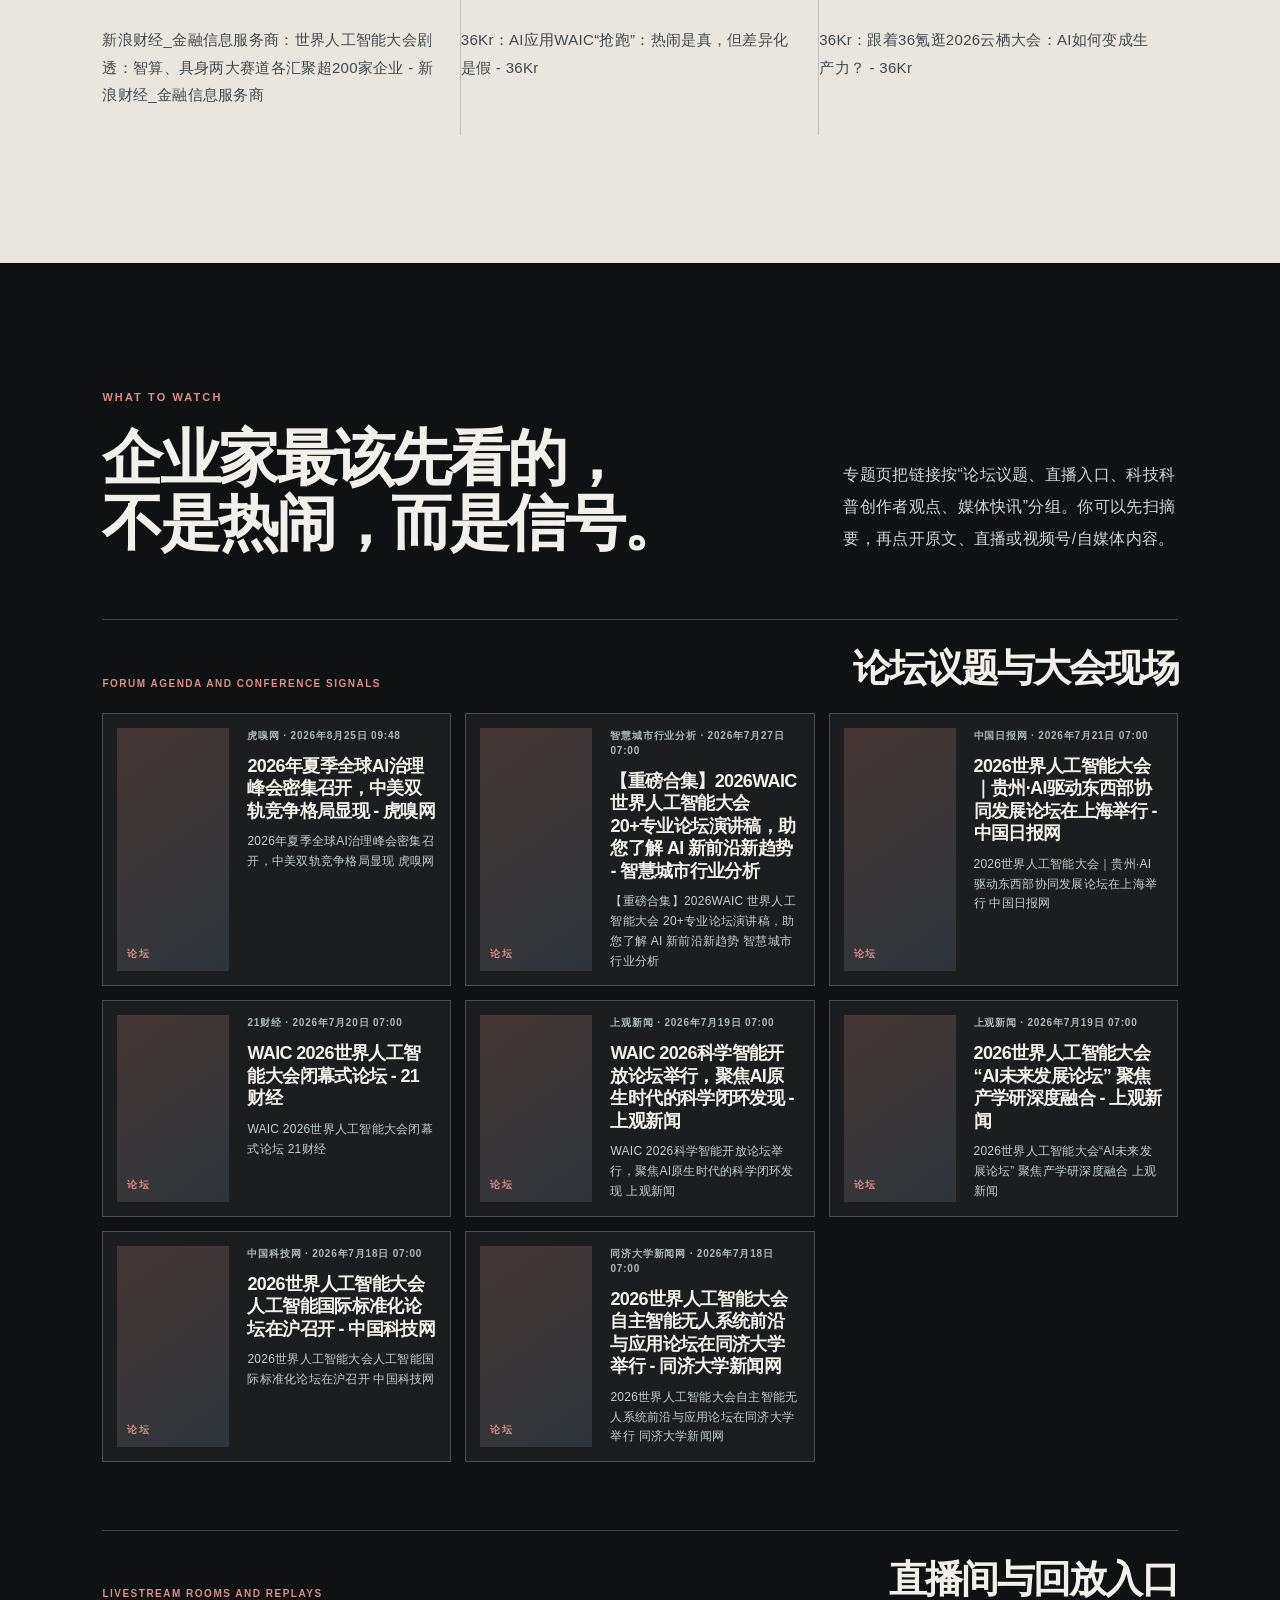
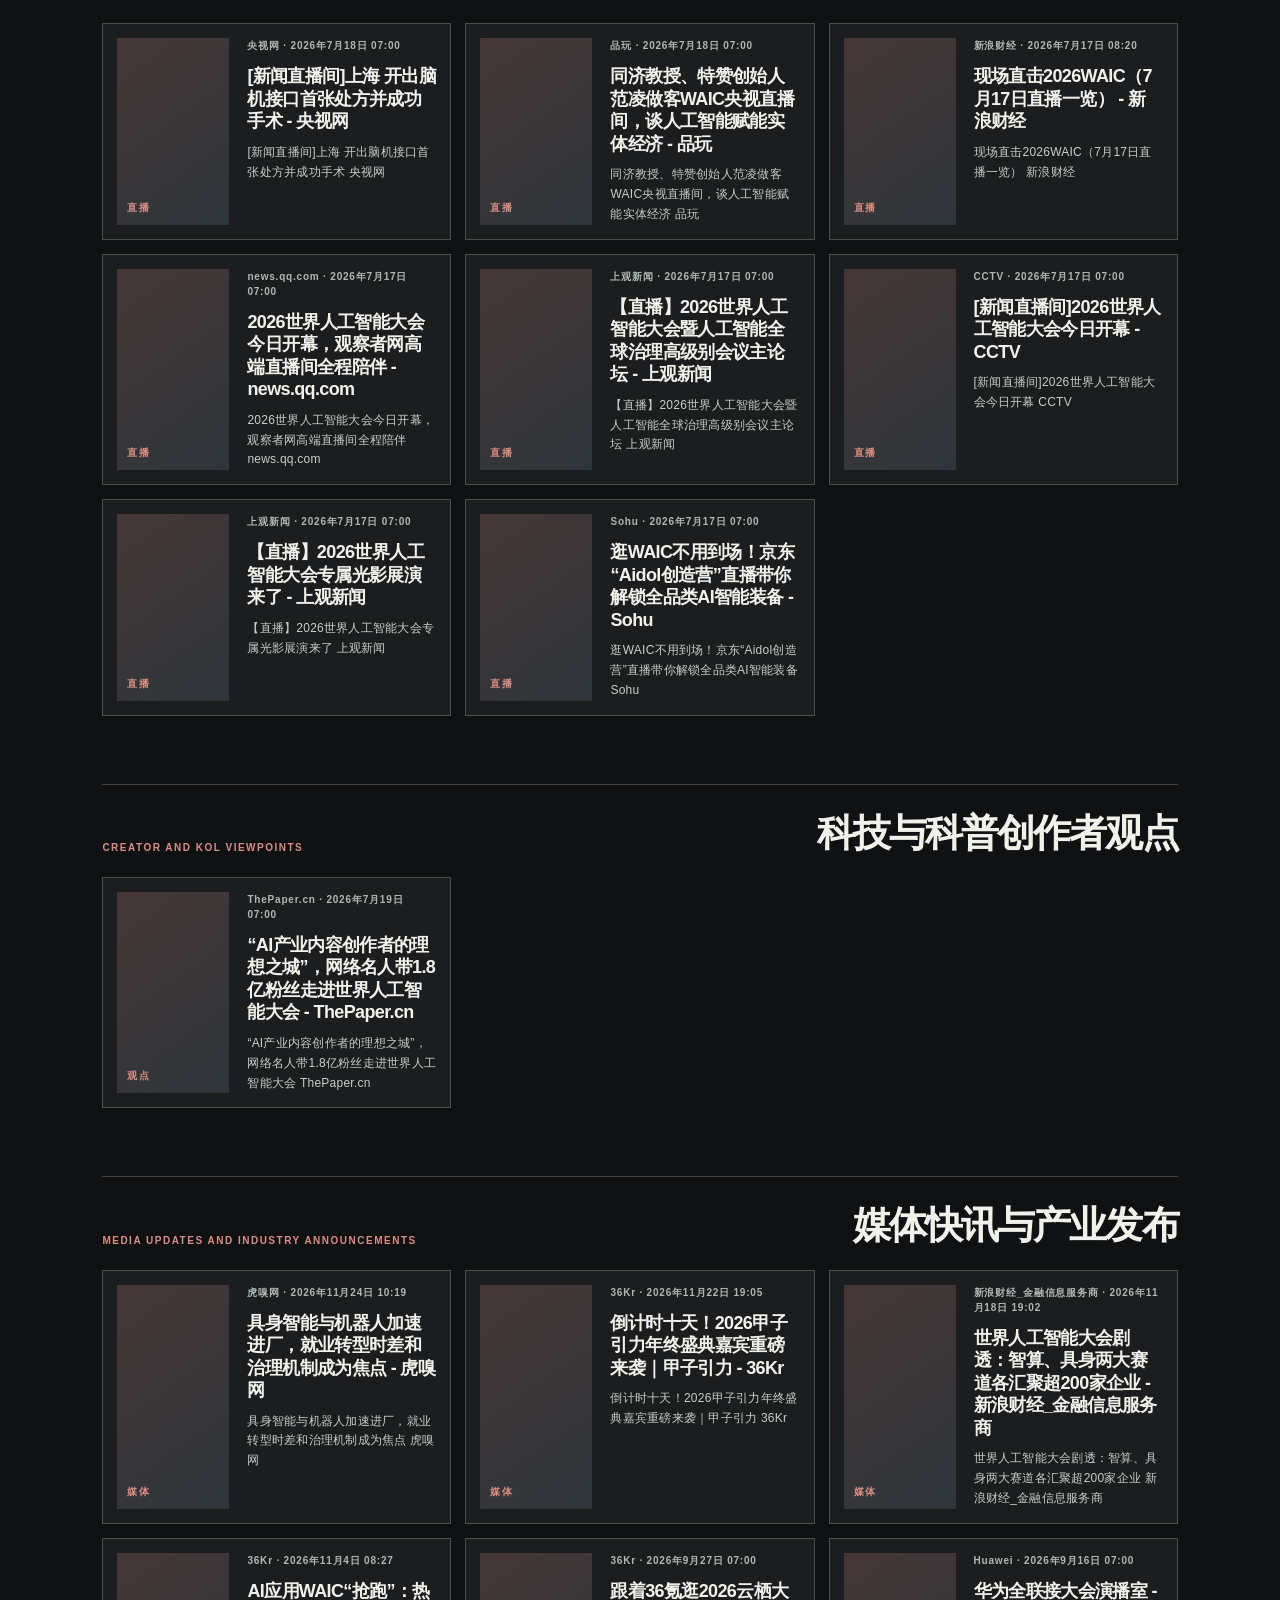
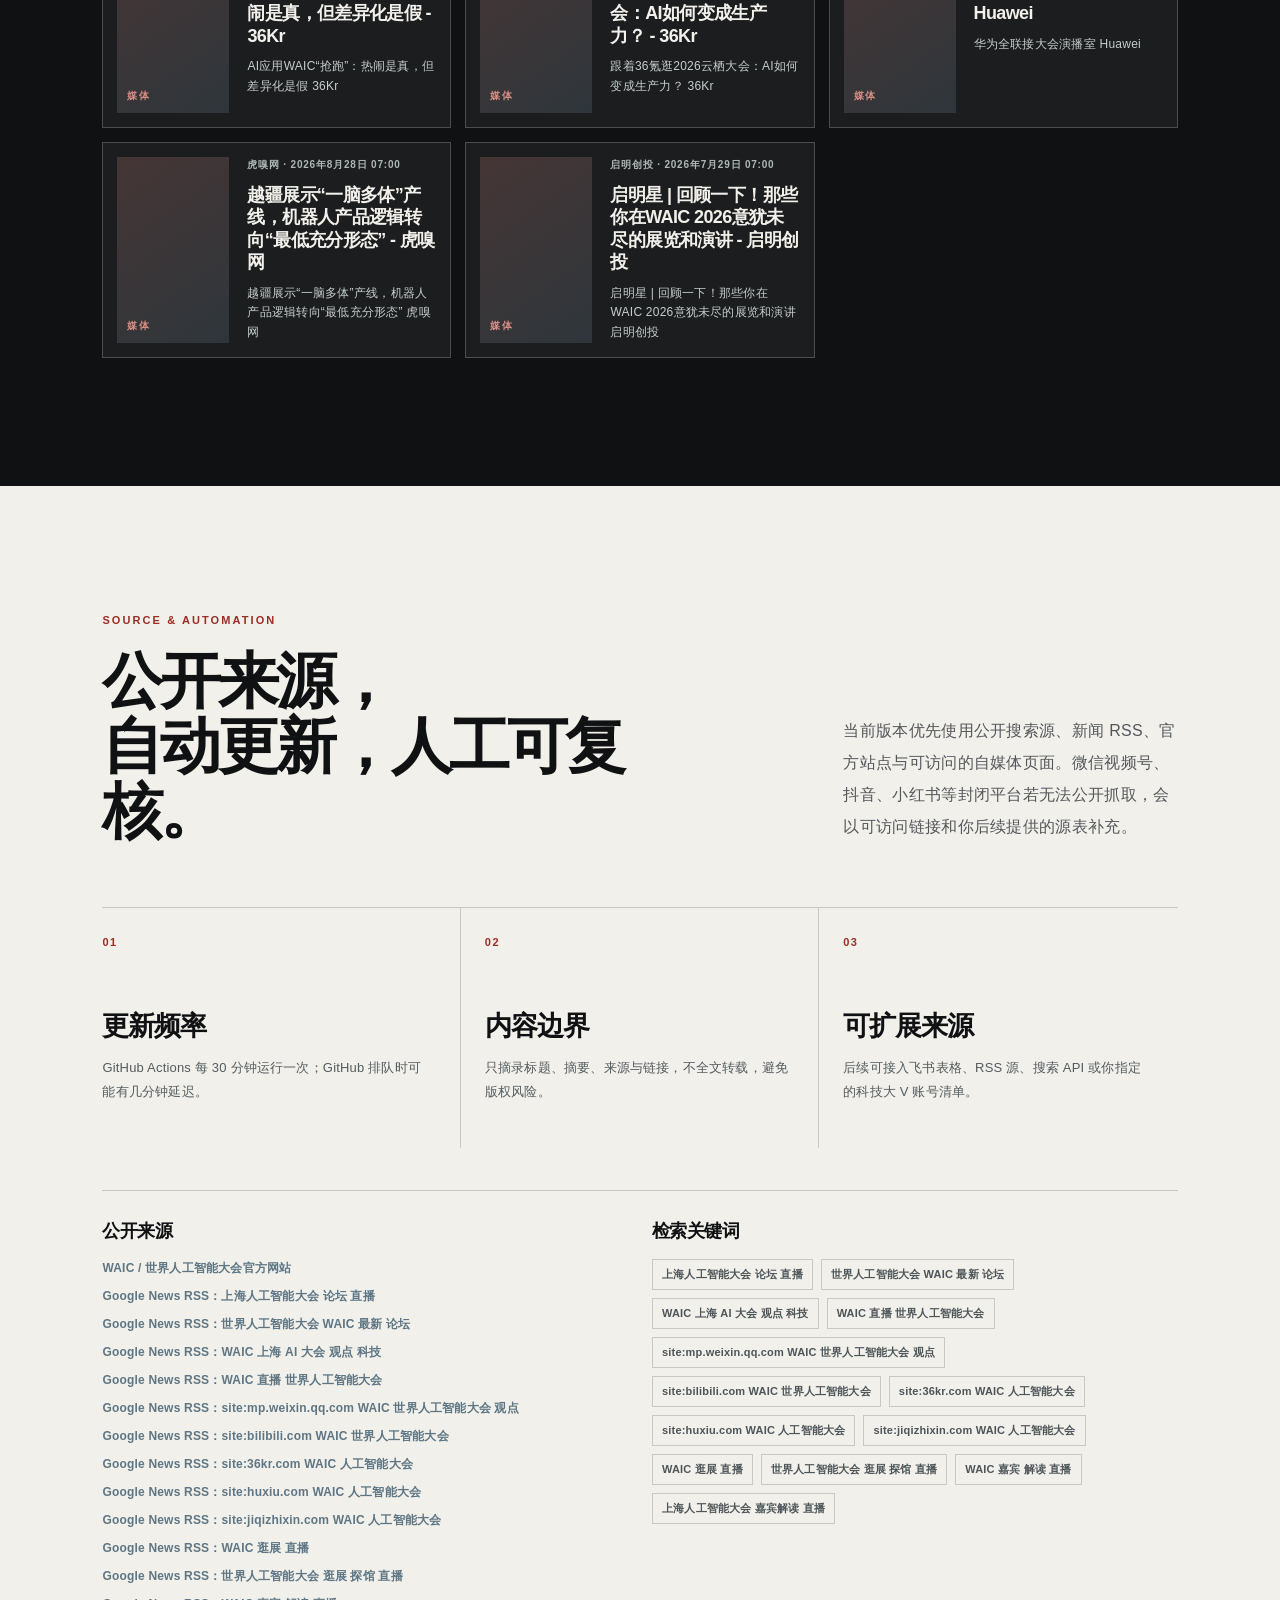
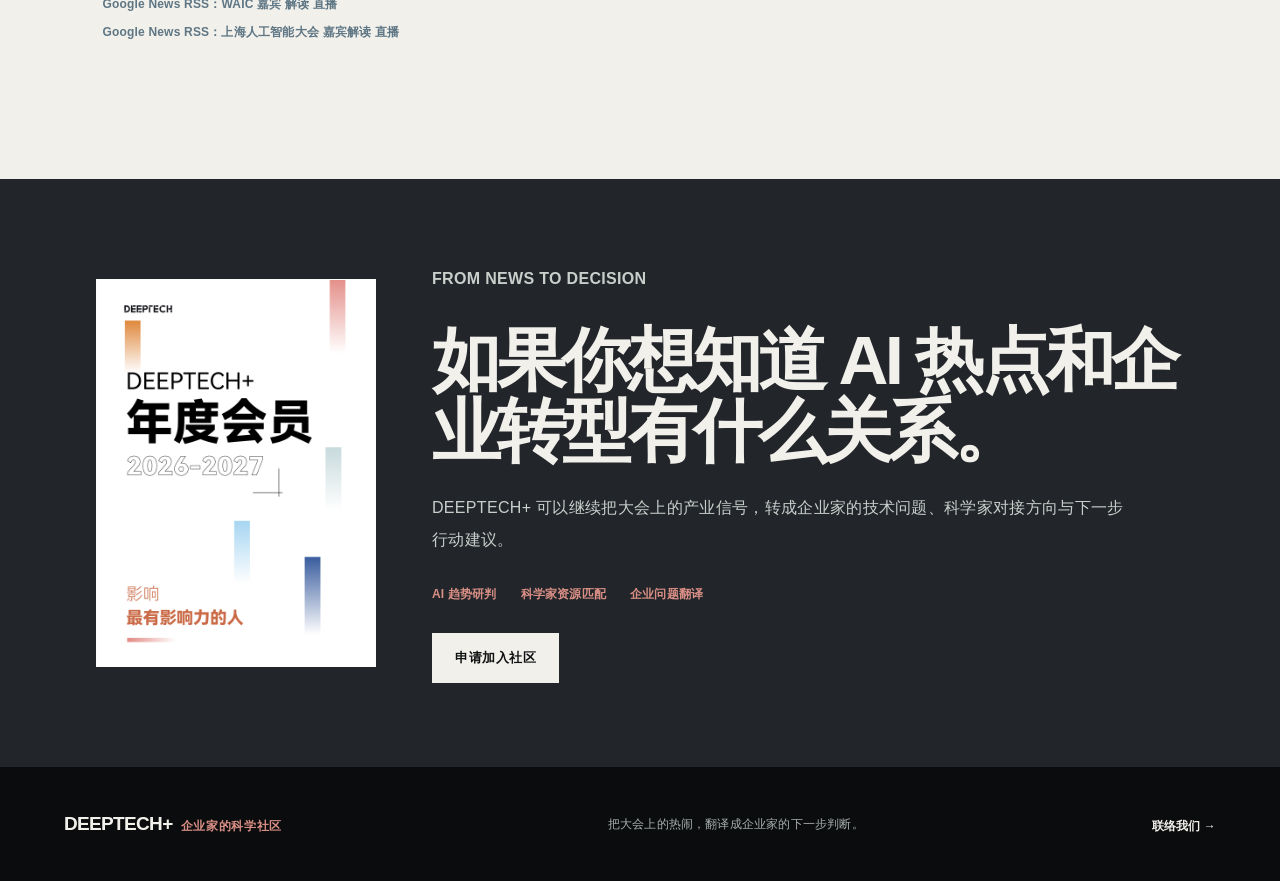
<file: waic.html>
<!doctype html>
<html lang="zh-CN">
  <head>
    <meta charset="UTF-8" />
    <meta name="viewport" content="width=device-width, initial-scale=1.0" />
    <meta name="description" content="上海人工智能大会 WAIC 专题追踪：每 30 分钟汇总论坛、直播、媒体报道和科技科普自媒体观点，为企业家提供可阅读的 AI 图文简报。" />
    <title>上海人工智能大会专题追踪｜DEEPTECH+ 企业家的科学社区</title>
    <link rel="icon" href="./assets/media/deeptech-plus-benefits-cover.png" type="image/png" />
    <link rel="stylesheet" href="./styles.css" />
  </head>
  <body>
    <a class="skip-link" href="#main">跳到正文</a>
    <header class="site-header">
      <a class="wordmark" href="./index.html"><strong>DEEPTECH<span>+</span></strong><span>企业家的科学社区</span></a>
      <button class="menu-toggle" type="button" aria-expanded="false" data-menu-toggle>目录</button>
      <nav class="nav" aria-label="主导航">
        <a href="./index.html">全球招募</a>
        <a href="./scientists.html">科学家网络</a>
        <a href="./projects.html">项目与生态</a>
        <a href="./waic.html" aria-current="page">AI大会专题</a>
        <a href="./contact.html">联络我们</a>
      </nav>
      <a class="header-action" href="./index.html#apply">申请加入</a>
    </header>

    <main id="main">
      <section class="waic-hero">
        <div class="waic-hero-copy">
          <p class="eyebrow">SPECIAL COVERAGE · SHANGHAI AI CONFERENCE</p>
          <h1>上海人工智能大会<br /><em>30 分钟追踪</em></h1>
          <p class="lede">面向企业家的 AI 信号雷达。自动汇总公开网络中的论坛、直播间、媒体报道与科技科普创作者观点，把分散消息整理成一份可快速浏览、可继续点击深读的图文简报。</p>
          <p class="section-en">Forum signals, livestream links, media notes and creator viewpoints — refreshed every 30 minutes.</p>
          <div class="waic-status" aria-live="polite">
            <span data-waic-status>正在读取最新简报…</span>
            <strong data-waic-time>—</strong>
          </div>
        </div>
        <div class="waic-hero-panel" aria-label="WAIC 上海人工智能大会专题视觉">
          <span>WAIC</span>
          <strong>SHANGHAI<br />AI SIGNALS</strong>
          <small>PUBLIC WEB BRIEFING</small>
        </div>
      </section>

      <section class="section waic-brief-section">
        <div class="section-heading">
          <div>
            <p class="eyebrow">EDITORIAL BRIEFING</p>
            <h2 data-waic-title>最新图文简报</h2>
            <span class="section-en">The short version before you open dozens of links.</span>
          </div>
          <p data-waic-summary>系统会读取自动更新的数据文件，按论坛、直播、自媒体观点和媒体报道生成摘要。</p>
        </div>
        <div class="waic-highlights" data-waic-highlights></div>
      </section>

      <section class="section section-dark">
        <div class="section-heading">
          <div>
            <p class="eyebrow">WHAT TO WATCH</p>
            <h2>企业家最该先看的，<br />不是热闹，而是信号。</h2>
          </div>
          <p>专题页把链接按“论坛议题、直播入口、科技科普创作者观点、媒体快讯”分组。你可以先扫摘要，再点开原文、直播或视频号/自媒体内容。</p>
        </div>
        <div class="waic-section-list" data-waic-sections></div>
      </section>

      <section class="section" id="sources">
        <div class="section-heading">
          <div>
            <p class="eyebrow">SOURCE & AUTOMATION</p>
            <h2>公开来源，<br />自动更新，人工可复核。</h2>
          </div>
          <p>当前版本优先使用公开搜索源、新闻 RSS、官方站点与可访问的自媒体页面。微信视频号、抖音、小红书等封闭平台若无法公开抓取，会以可访问链接和你后续提供的源表补充。</p>
        </div>
        <div class="waic-source-grid">
          <article><span>01</span><h3>更新频率</h3><p>GitHub Actions 每 30 分钟运行一次；GitHub 排队时可能有几分钟延迟。</p></article>
          <article><span>02</span><h3>内容边界</h3><p>只摘录标题、摘要、来源与链接，不全文转载，避免版权风险。</p></article>
          <article><span>03</span><h3>可扩展来源</h3><p>后续可接入飞书表格、RSS 源、搜索 API 或你指定的科技大 V 账号清单。</p></article>
        </div>
        <div class="waic-source-list" data-waic-sources></div>
      </section>

      <section class="membership-band">
        <figure><img src="./assets/media/deeptech-plus-benefits-cover.png" alt="DEEPTECH+ 年度会员权益封面" /></figure>
        <div>
          <p class="eyebrow">FROM NEWS TO DECISION</p>
          <h2>如果你想知道 AI 热点和企业转型有什么关系。</h2>
          <p>DEEPTECH+ 可以继续把大会上的产业信号，转成企业家的技术问题、科学家对接方向与下一步行动建议。</p>
          <div class="membership-facts"><span>AI 趋势研判</span><span>科学家资源匹配</span><span>企业问题翻译</span></div>
          <a class="button" href="./contact.html#apply">申请加入社区</a>
        </div>
      </section>
    </main>

    <footer class="site-footer"><a class="wordmark" href="./index.html"><strong>DEEPTECH<span>+</span></strong><span>企业家的科学社区</span></a><p>把大会上的热闹，翻译成企业家的下一步判断。</p><a href="./contact.html">联络我们 →</a></footer>
    <script src="./assets/js/site.js"></script>
    <script src="./assets/js/waic.js"></script>
  </body>
</html>
</file>
<file: styles.css>
:root {
  --ink: #101113;
  --ink-soft: #22252a;
  --paper: #f2f0eb;
  --paper-deep: #e4e1da;
  --mist: #ced8d9;
  --steel: #5e7684;
  --signal: #9b2d25;
  --signal-soft: #d98f85;
  --line: rgb(16 17 19 / 18%);
  --light-line: rgb(242 240 235 / 22%);
  --sans: "Helvetica Neue", "PingFang SC", "Hiragino Sans GB", "Microsoft YaHei", Arial, sans-serif;
}

* { box-sizing: border-box; }
html { scroll-behavior: smooth; }
body { margin: 0; min-width: 320px; color: var(--ink); background: var(--paper); font-family: var(--sans); letter-spacing: .012em; -webkit-font-smoothing: antialiased; }
body.modal-open { overflow: hidden; }
img { display: block; width: 100%; max-width: 100%; }
a { color: inherit; }
button, input, select, textarea { font: inherit; }
button { cursor: pointer; }

.skip-link { position: fixed; z-index: 90; top: 10px; left: 10px; padding: 10px 14px; color: var(--paper); background: var(--ink); transform: translateY(-160%); }
.skip-link:focus { transform: translateY(0); }
.site-header { position: sticky; z-index: 40; top: 0; display: grid; grid-template-columns: 1fr auto 1fr; align-items: center; min-height: 74px; padding: 0 5vw; border-bottom: 1px solid var(--line); background: rgb(242 240 235 / 94%); backdrop-filter: blur(14px); }
.wordmark { display: inline-flex; align-items: baseline; width: fit-content; gap: 8px; color: var(--ink); font-size: 15px; font-weight: 900; letter-spacing: -.04em; text-decoration: none; }
.wordmark strong { font-size: 19px; letter-spacing: -.035em; }
.wordmark strong span { color: currentColor; }
.wordmark > span { color: var(--signal); font-size: 12px; letter-spacing: .055em; }
.nav { display: flex; align-items: stretch; gap: 3px; }
.nav a { display: grid; min-height: 74px; place-items: center; padding: 0 13px; color: var(--ink); font-size: 12px; font-weight: 800; letter-spacing: .055em; text-decoration: none; }
.nav a:hover, .nav a[aria-current="page"] { color: var(--signal); }
.header-action { justify-self: end; display: inline-flex; align-items: center; min-height: 38px; padding: 0 14px; border: 1px solid var(--ink); color: var(--paper); background: var(--ink); font-size: 12px; font-weight: 800; letter-spacing: .04em; text-decoration: none; }
.header-action:hover { color: var(--ink); background: transparent; }
.menu-toggle { display: none; border: 0; color: var(--ink); background: transparent; font-size: 13px; font-weight: 800; }

.hero { position: relative; display: grid; grid-template-columns: minmax(0, 1.08fr) minmax(420px, .92fr); min-height: min(760px, calc(100vh - 74px)); overflow: hidden; color: var(--paper); background: var(--ink); }
.hero-copy { position: relative; z-index: 1; display: flex; flex-direction: column; justify-content: end; padding: 8.5vw 6vw 8vw; }
.eyebrow { margin: 0 0 22px; color: var(--signal-soft); font-size: 11px; font-weight: 900; letter-spacing: .19em; }
.hero h1 { max-width: 850px; margin: 0; font-size: clamp(54px, 7.2vw, 116px); font-weight: 900; letter-spacing: -.052em; line-height: 1.02; }
.hero h1 em { color: var(--signal-soft); font-style: normal; }
.hero .lede { max-width: 610px; margin: 36px 0 0; color: #d7d9d5; font-size: 17px; letter-spacing: .025em; line-height: 2; }
.hero-actions { display: flex; flex-wrap: wrap; gap: 12px; margin-top: 34px; }
.button, .button-outline { display: inline-flex; min-height: 50px; align-items: center; justify-content: center; padding: 0 22px; border: 1px solid var(--paper); color: var(--ink); background: var(--paper); font-size: 13px; font-weight: 900; letter-spacing: .04em; text-decoration: none; }
.button:hover { color: var(--paper); background: transparent; }
.button-outline { color: var(--paper); background: transparent; }
.button-outline:hover { color: var(--ink); background: var(--paper); }
.hero-meta { display: flex; flex-wrap: wrap; gap: 22px; margin-top: 60px; color: #abb2b0; font-size: 11px; line-height: 1.6; letter-spacing: .1em; }
.hero-media { position: relative; min-height: 520px; overflow: hidden; }
.hero-media::after { content: ""; position: absolute; inset: 0; background: linear-gradient(90deg, var(--ink) 0%, transparent 28%, rgb(0 0 0 / 20%) 100%); }
.hero-media img { height: 100%; object-fit: cover; object-position: center; }

.section { padding: 128px 8vw; }
.section-dark { color: var(--paper); background: var(--ink); }
.section-steel { color: var(--paper); background: var(--steel); }
.section-heading { display: grid; grid-template-columns: minmax(0, 1.1fr) minmax(280px, .6fr); gap: 10vw; align-items: end; margin-bottom: 64px; }
.section-heading h2 { max-width: 880px; margin: 0; font-size: clamp(37px, 4.8vw, 76px); font-weight: 900; letter-spacing: -.052em; line-height: 1.06; }
.section-heading p:not(.eyebrow) { margin: 0; color: #53575a; font-size: 16px; letter-spacing: .02em; line-height: 2; }

.section-en { display: block; margin: 14px 0 0; color: var(--steel); font-size: 11px; font-weight: 800; letter-spacing: .12em; line-height: 1.6; text-transform: uppercase; }
.section-dark .section-en, .section-steel .section-en { color: var(--signal-soft); }
.section-dark .section-heading p:not(.eyebrow), .section-steel .section-heading p:not(.eyebrow) { color: #d0d7d5; }
.section .eyebrow { color: var(--signal); }
.section-dark .eyebrow, .section-steel .eyebrow { color: var(--signal-soft); }

.marquee { display: flex; overflow: hidden; border-top: 1px solid var(--line); border-bottom: 1px solid var(--line); background: #e9e6df; }
.marquee span { flex: 0 0 auto; padding: 15px 20px; font-size: 11px; font-weight: 900; letter-spacing: .13em; white-space: nowrap; }
.marquee span:nth-child(odd) { color: var(--signal); }

.stat-grid { display: grid; grid-template-columns: repeat(5, 1fr); border-top: 1px solid var(--line); }
.stat { min-height: 190px; padding: 26px 24px 24px 0; border-right: 1px solid var(--line); }
.stat + .stat { padding-left: 24px; }
.stat:last-child { border-right: 0; }
.stat strong { display: block; margin-bottom: 15px; color: var(--signal); font-size: clamp(40px, 4vw, 62px); font-weight: 900; letter-spacing: -.07em; line-height: .9; }
.stat span { display: block; max-width: 150px; color: #5e6468; font-size: 13px; line-height: 1.55; }

.pathway { display: grid; grid-template-columns: repeat(4, 1fr); border-top: 1px solid var(--light-line); }
.pathway article { min-height: 316px; padding: 24px 24px 28px 0; border-right: 1px solid var(--light-line); }
.pathway article + article { padding-left: 24px; }
.pathway article:last-child { border-right: 0; }
.pathway .step { display: block; margin-bottom: 58px; color: var(--signal-soft); font-size: 11px; font-weight: 900; letter-spacing: .1em; }
.pathway h3 { margin: 0 0 12px; font-size: 26px; letter-spacing: -.05em; line-height: 1.12; }
.pathway p { margin: 0; color: #d1d7d3; font-size: 14px; line-height: 1.75; }

.program-grid { display: grid; grid-template-columns: repeat(3, 1fr); border-top: 1px solid var(--line); }
.program { min-height: 350px; padding: 25px 24px 30px 0; border-right: 1px solid var(--line); }
.program + .program { padding-left: 24px; }
.program:nth-child(3n) { border-right: 0; }
.program:nth-child(n + 4) { border-top: 1px solid var(--line); }
.program .index { color: var(--signal); font-size: 11px; font-weight: 900; letter-spacing: .12em; }
.program h3 { margin: 70px 0 13px; font-size: 29px; font-weight: 900; letter-spacing: -.06em; line-height: 1.08; }
.program p { margin: 0; color: #575d5f; font-size: 14px; line-height: 1.8; }

.feature-split { display: grid; grid-template-columns: minmax(0, 1.05fr) minmax(340px, .95fr); min-height: 560px; }
.feature-media { overflow: hidden; background: var(--ink); }
.feature-media img { height: 100%; object-fit: cover; object-position: center; }
.feature-copy { display: flex; flex-direction: column; justify-content: center; padding: 8.5vw; color: var(--paper); background: var(--signal); }
.feature-copy h2 { margin: 0 0 28px; font-size: clamp(38px, 4.2vw, 68px); font-weight: 900; letter-spacing: -.052em; line-height: 1.06; }
.feature-copy p:not(.eyebrow) { max-width: 530px; margin: 0 0 30px; color: #ffe8e2; font-size: 16px; letter-spacing: .02em; line-height: 2; }
.feature-copy .text-link { color: var(--paper); }

.text-link { display: inline-flex; width: fit-content; padding-bottom: 5px; border-bottom: 1px solid currentColor; color: var(--ink); font-size: 13px; font-weight: 900; letter-spacing: .04em; text-decoration: none; }
.text-link:hover { color: var(--signal); }

.scientist-grid { display: grid; grid-template-columns: repeat(4, 1fr); gap: 1px; background: var(--line); border: 1px solid var(--line); }
.scientist-card { display: flex; flex-direction: column; min-height: 480px; padding: 20px; background: var(--paper); }
.scientist-card img { aspect-ratio: 1 / 1; margin-bottom: 18px; object-fit: cover; background: var(--paper-deep); }
.scientist-card .tag, .video-card .tag { color: var(--signal); font-size: 10px; font-weight: 900; letter-spacing: .11em; }
.scientist-card h3 { margin: 12px 0 6px; font-size: 30px; letter-spacing: -.06em; }
.scientist-card .institution { margin: 0 0 13px; color: #596166; font-size: 12px; line-height: 1.55; }
.scientist-card p { margin: 0; color: #3d4447; font-size: 13px; line-height: 1.72; }
.scientist-card .source { margin-top: auto; padding-top: 18px; color: #5e7684; font-size: 11px; font-weight: 800; text-decoration: none; }
.scientist-card .source:hover { color: var(--signal); }

.tr35-brief { display: grid; grid-template-columns: repeat(3, 1fr); border-top: 1px solid var(--line); }
.tr35-brief article { min-height: 246px; padding: 26px 26px 30px 0; border-right: 1px solid var(--line); }
.tr35-brief article + article { padding-left: 26px; }
.tr35-brief article:last-child { border-right: 0; }
.tr35-brief span { color: var(--signal); font-size: 10px; font-weight: 900; letter-spacing: .13em; }
.tr35-brief h3 { margin: 42px 0 12px; font-size: 27px; letter-spacing: -.035em; line-height: 1.16; }
.tr35-brief p { max-width: 300px; margin: 0; color: #545c60; font-size: 13px; letter-spacing: .02em; line-height: 1.85; }
.tr35-brief .text-link { margin-top: 14px; color: var(--steel); }

.field-filter { display: flex; flex-wrap: wrap; gap: 8px; margin: -20px 0 34px; }
.field-filter button { padding: 9px 12px; border: 1px solid var(--line); color: var(--ink); background: transparent; font-size: 12px; font-weight: 800; }
.field-filter button:hover, .field-filter button.is-active { border-color: var(--ink); color: var(--paper); background: var(--ink); }
.scientist-card.is-hidden { display: none; }

.directory { display: grid; grid-template-columns: repeat(4, 1fr); border-top: 1px solid var(--line); }
.directory article { min-height: 202px; padding: 22px 22px 22px 0; border-right: 1px solid var(--line); }
.directory article + article { padding-left: 22px; }
.directory article:nth-child(4n) { border-right: 0; }
.directory article:nth-child(n + 5) { border-top: 1px solid var(--line); }
.directory span { color: var(--signal); font-size: 10px; font-weight: 900; letter-spacing: .12em; }
.directory h3 { margin: 35px 0 7px; font-size: 24px; letter-spacing: -.05em; }
.directory p { margin: 0; color: #5a6062; font-size: 12px; line-height: 1.65; }

.video-grid { display: grid; grid-template-columns: repeat(4, 1fr); gap: 14px; background: transparent; border: 0; }
.video-card { display: flex; flex-direction: column; color: var(--paper); background: var(--ink); text-decoration: none; }
.video-card figure { position: relative; aspect-ratio: 3 / 4; margin: 0; overflow: hidden; }
.video-card figure::after { content: "现场走访"; position: absolute; right: 12px; bottom: 12px; padding: 7px 8px; color: var(--paper); background: rgb(16 17 19 / 86%); font-size: 10px; font-weight: 900; letter-spacing: .08em; }
.video-card img { height: 100%; object-fit: cover; }
.video-card div { padding: 20px 2px 4px; }
.video-card h3 { margin: 10px 0 7px; font-size: 21px; letter-spacing: -.025em; }
.video-card p { margin: 0; color: #b7c0bd; font-size: 12px; letter-spacing: .02em; line-height: 1.75; }

.news-grid { display: grid; grid-template-columns: repeat(4, 1fr); gap: 16px; }
.news-card { display: flex; flex-direction: column; min-height: 336px; padding-bottom: 18px; border-bottom: 1px solid var(--line); text-decoration: none; }
.news-card img { aspect-ratio: 16 / 10; margin-bottom: 16px; object-fit: cover; background: var(--paper-deep); }
.news-card small { color: var(--signal); font-size: 10px; font-weight: 900; letter-spacing: .1em; }
.news-card h3 { margin: 9px 0; font-size: 20px; letter-spacing: -.045em; line-height: 1.2; }
.news-card p { margin: 0; color: #5b6265; font-size: 12px; line-height: 1.65; }
.news-more { margin-top: 32px; }

.membership-band { display: grid; grid-template-columns: 280px minmax(0, 1fr); gap: 56px; align-items: center; padding: 84px 7.5vw; color: var(--paper); background: var(--ink-soft); }
.membership-band figure { margin: 0; border: 1px solid var(--light-line); background: #fff; }
.membership-band figure img { aspect-ratio: .72 / 1; object-fit: cover; object-position: center; }
.membership-band h2 { max-width: 930px; margin: 0 0 24px; font-size: clamp(42px, 5.4vw, 86px); font-weight: 900; letter-spacing: -.055em; line-height: 1.03; }
.membership-band p { max-width: 700px; margin: 0 0 30px; color: #c8cfcb; font-size: 16px; letter-spacing: .02em; line-height: 2; }
.membership-facts { display: flex; flex-wrap: wrap; gap: 9px 24px; margin-bottom: 30px; color: var(--paper); font-size: 12px; font-weight: 800; }
.membership-facts span { color: var(--signal-soft); }

.apply { display: grid; grid-template-columns: minmax(0, 1.04fr) minmax(320px, .96fr); min-height: 650px; }
.apply-copy { padding: 8.5vw 8vw; color: var(--paper); background: var(--steel); }
.apply-copy h2 { max-width: 700px; margin: 0 0 26px; font-size: clamp(43px, 5vw, 80px); font-weight: 900; letter-spacing: -.055em; line-height: 1.05; }
.apply-copy p:not(.eyebrow) { max-width: 590px; margin: 0; color: #e4ebea; font-size: 16px; letter-spacing: .02em; line-height: 2; }
.apply-note { margin-top: 38px !important; font-size: 12px !important; }
.apply-note strong { color: var(--paper); }
.apply-form { padding: 7vw 7.5vw; background: #e9e6df; }
.apply-form h3 { margin: 0 0 30px; font-size: 28px; letter-spacing: -.05em; }
.form-grid { display: grid; grid-template-columns: 1fr 1fr; gap: 16px; }
.form-field { display: grid; gap: 8px; }
.form-field.wide { grid-column: span 2; }
.form-field label { font-size: 11px; font-weight: 900; letter-spacing: .08em; }
.form-field input, .form-field select, .form-field textarea { width: 100%; border: 0; border-bottom: 1px solid var(--ink); border-radius: 0; padding: 12px 0; color: var(--ink); outline: 0; background: transparent; font-size: 14px; }
.form-field textarea { min-height: 86px; resize: vertical; }
.form-field input:focus, .form-field select:focus, .form-field textarea:focus { border-color: var(--signal); }
.apply-form button { width: 100%; min-height: 52px; margin-top: 26px; border: 1px solid var(--ink); color: var(--paper); background: var(--ink); font-size: 13px; font-weight: 900; letter-spacing: .05em; }
.apply-form button:hover { color: var(--ink); background: transparent; }
.form-result { min-height: 38px; margin: 15px 0 0; color: #51595a; font-size: 12px; line-height: 1.65; }
.form-result a { color: var(--signal); font-weight: 900; }

.contact-hero { display: grid; grid-template-columns: minmax(0, .96fr) minmax(360px, 1.04fr); min-height: calc(100vh - 74px); }
.contact-photo { position: relative; overflow: hidden; background: var(--ink); }
.contact-photo::after { content: "VERY DEEPTECH"; position: absolute; right: 22px; bottom: 18px; color: var(--paper); font-size: 10px; font-weight: 900; letter-spacing: .14em; writing-mode: vertical-rl; }
.contact-photo img { height: 100%; object-fit: cover; object-position: 72% center; }
.contact-copy { display: flex; flex-direction: column; justify-content: end; padding: 8.5vw; background: var(--paper); }
.contact-copy h1 { margin: 0 0 24px; font-size: clamp(53px, 6vw, 96px); font-weight: 900; letter-spacing: -.05em; line-height: 1.04; }
.contact-copy .role { margin: 0 0 34px; color: var(--signal); font-size: 12px; font-weight: 900; letter-spacing: .12em; line-height: 1.9; }
.contact-copy p:not(.role) { max-width: 570px; margin: 0; color: #4d5558; font-size: 16px; letter-spacing: .02em; line-height: 2; }
.contact-actions { display: flex; flex-wrap: wrap; gap: 12px; margin-top: 38px; }
.contact-actions .button { border-color: var(--ink); }
.contact-actions .button:hover { color: var(--ink); }
.contact-actions .button-outline { border-color: var(--ink); color: var(--ink); }
.contact-actions .button-outline:hover { color: var(--paper); background: var(--ink); }

.site-footer { display: grid; grid-template-columns: 1fr 1fr auto; gap: 24px; align-items: end; padding: 46px 5vw; color: var(--paper); background: #0b0c0d; }
.site-footer .wordmark { color: var(--paper); }
.site-footer .wordmark > span { color: var(--signal-soft); }
.site-footer p { max-width: 410px; margin: 0; color: #a6afac; font-size: 12px; line-height: 1.7; }
.site-footer a { font-size: 12px; font-weight: 900; text-decoration: none; }
.site-footer a:hover { color: var(--signal-soft); }

.modal { position: fixed; z-index: 80; inset: 0; display: none; align-items: center; justify-content: center; padding: 20px; background: rgb(16 17 19 / 72%); }
.modal.is-open { display: flex; }
.modal-dialog { position: relative; width: min(720px, 100%); max-height: min(760px, calc(100vh - 40px)); overflow: auto; padding: 44px; background: var(--paper); box-shadow: 0 20px 80px rgb(0 0 0 / 30%); }
.modal-close { position: absolute; top: 17px; right: 18px; border: 0; color: var(--ink); background: transparent; font-size: 22px; line-height: 1; }

.match-case { display: grid; grid-template-columns: minmax(0, 1.16fr) minmax(320px, .84fr); min-height: 580px; background: #dce3e2; }
.match-collage { display: grid; grid-template-columns: minmax(0, 1.1fr) minmax(0, .9fr); grid-template-rows: 1fr 1fr; gap: 3px; min-height: 580px; background: var(--ink); }
.match-panel { position: relative; min-height: 0; overflow: hidden; background: var(--ink); }
.match-panel-host { grid-row: span 2; }
.match-panel img { width: 100%; height: 100%; object-fit: cover; object-position: center; transition: transform .45s ease; }
.match-panel:hover img { transform: scale(1.025); }
.match-panel figcaption { position: absolute; right: 0; bottom: 0; left: 0; padding: 17px 18px 14px; color: var(--paper); background: linear-gradient(transparent, rgb(16 17 19 / 88%)); font-size: 10px; font-weight: 900; letter-spacing: .1em; }
.match-case-copy { display: flex; flex-direction: column; justify-content: center; padding: 8vw; }
.match-case-copy h2 { max-width: 620px; margin: 0 0 24px; font-size: clamp(39px, 4.5vw, 72px); font-weight: 900; letter-spacing: -.052em; line-height: 1.06; }
.match-case-copy p:not(.eyebrow) { max-width: 500px; margin: 0 0 26px; color: #4f5b5f; font-size: 16px; letter-spacing: .02em; line-height: 2; }
.case-facts { display: flex; flex-wrap: wrap; gap: 9px 20px; margin-top: 6px; color: var(--ink); font-size: 11px; font-weight: 900; letter-spacing: .08em; }
.case-facts span::before { content: "—"; margin-right: 7px; color: var(--signal); }

@media (max-width: 980px) {
  .site-header { grid-template-columns: 1fr auto; min-height: 64px; }
  .menu-toggle { display: inline-block; justify-self: end; }
  .nav { position: absolute; top: 100%; right: 0; left: 0; display: none; padding: 8px 5vw 14px; border-bottom: 1px solid var(--line); background: var(--paper); }
  .site-header.menu-open .nav { display: grid; }
  .nav a { min-height: 42px; justify-content: start; padding: 0; }
  .header-action { display: none; }
  .hero, .feature-split, .apply, .contact-hero { grid-template-columns: 1fr; }
  .hero { min-height: 0; }
  .hero-copy { min-height: 560px; padding: 100px 7vw 76px; }
  .hero-media { min-height: 430px; }
  .hero-media::after { background: rgb(0 0 0 / 18%); }
  .feature-media { min-height: 460px; }
  .feature-copy { min-height: 500px; padding: 12vw 8vw; }
  .match-case { grid-template-columns: 1fr; }
  .match-collage { min-height: 540px; }
  .stat-grid { grid-template-columns: repeat(3, 1fr); }
  .stat:nth-child(3) { border-right: 0; }
  .stat:nth-child(n + 4) { border-top: 1px solid var(--line); }
  .pathway { grid-template-columns: 1fr 1fr; }
  .pathway article:nth-child(2) { border-right: 0; }
  .pathway article:nth-child(n + 3) { border-top: 1px solid var(--light-line); }
  .program-grid { grid-template-columns: 1fr 1fr; }
  .program:nth-child(3n) { border-right: 1px solid var(--line); }
  .program:nth-child(2n) { border-right: 0; }
  .program:nth-child(3) { border-top: 1px solid var(--line); }
  .scientist-grid, .directory, .video-grid, .news-grid { grid-template-columns: 1fr 1fr; }
  .tr35-brief { grid-template-columns: 1fr 1fr; }
  .tr35-brief article:nth-child(2) { border-right: 0; }
  .tr35-brief article:nth-child(3) { border-top: 1px solid var(--line); }
  .membership-band { grid-template-columns: 220px 1fr; gap: 34px; }
}

@media (max-width: 640px) {
  .site-header { min-height: 60px; padding: 0 5vw; }
  .wordmark strong { font-size: 17px; }
  .hero-copy { min-height: 510px; padding: 82px 6vw 64px; }
  /* The opening statement is intentionally large, but must stay readable on a 320–390px phone. */
  .hero h1 { font-size: clamp(44px, 12vw, 50px); overflow-wrap: anywhere; word-break: break-word; }
  .hero .lede { font-size: 15px; }
  .hero-media { min-height: 320px; }
  .section { padding: 84px 6vw; }
  .section-heading { grid-template-columns: 1fr; gap: 22px; margin-bottom: 36px; }
  .section-heading h2 { font-size: 34px; overflow-wrap: anywhere; word-break: break-word; }
  .section-heading p:not(.eyebrow) { font-size: 15px; }
  .stat-grid, .pathway, .program-grid, .scientist-grid, .directory, .video-grid, .news-grid, .tr35-brief { grid-template-columns: 1fr; }
  .stat, .stat + .stat, .pathway article, .pathway article + article, .program, .program + .program, .directory article, .directory article + article, .tr35-brief article, .tr35-brief article + article { min-height: 0; padding: 22px 0; border-right: 0; border-top: 1px solid var(--line); }
  .stat:first-child, .pathway article:first-child, .program:first-child, .directory article:first-child, .tr35-brief article:first-child { border-top: 0; }
  .tr35-brief h3 { margin: 28px 0 10px; font-size: 25px; }
  .pathway article { border-color: var(--light-line); }
  .stat strong { font-size: 45px; }
  .pathway .step { margin-bottom: 26px; }
  .pathway h3 { font-size: 24px; }
  .program h3 { margin-top: 36px; }
  .feature-media { min-height: 350px; }
  .feature-copy { min-height: 420px; padding: 88px 7vw; }
  .feature-copy h2 { font-size: 38px; overflow-wrap: anywhere; word-break: break-word; }
  .scientist-card { min-height: 0; }
  .scientist-card img { max-height: 330px; object-position: center top; }
  .video-card figure { aspect-ratio: 4 / 3; }
  .membership-band { grid-template-columns: 1fr; gap: 34px; padding: 82px 6vw; }
  .membership-band figure { max-width: 230px; }
  .membership-band h2 { font-size: 43px; overflow-wrap: anywhere; word-break: break-word; }
  .apply-copy, .apply-form { padding: 82px 6vw; }
  .apply-copy h2 { font-size: 43px; overflow-wrap: anywhere; word-break: break-word; }
  .form-grid { grid-template-columns: 1fr; }
  .form-field.wide { grid-column: auto; }
  .contact-photo { min-height: 480px; }
  .contact-copy { padding: 82px 6vw; }
  .contact-copy h1 { font-size: 48px; overflow-wrap: anywhere; word-break: break-word; }
  .match-collage { min-height: 360px; }
  .match-panel figcaption { padding: 12px 11px 10px; font-size: 9px; letter-spacing: .055em; }
  .match-case-copy { padding: 78px 6vw; }
  .match-case-copy h2 { font-size: 39px; }
  .site-footer { grid-template-columns: 1fr; align-items: start; padding: 42px 6vw; }
  .modal-dialog { padding: 42px 22px 28px; }
}


.waic-cover { display: grid; grid-template-columns: minmax(0, 1.06fr) minmax(320px, .94fr); gap: 1px; color: var(--paper); background: var(--ink); border-bottom: 1px solid var(--line); }
.waic-cover-copy { padding: 92px 8vw 96px; background: linear-gradient(135deg, #101113 0%, #1d2327 58%, #5e7684 100%); }
.waic-cover-copy h2 { max-width: 850px; margin: 0 0 24px; font-size: clamp(40px, 5.4vw, 86px); font-weight: 900; letter-spacing: -.055em; line-height: 1.04; }
.waic-cover-copy p:not(.eyebrow) { max-width: 660px; margin: 0; color: #d9dfdc; font-size: 16px; letter-spacing: .02em; line-height: 2; }
.waic-cover-actions { display: flex; flex-wrap: wrap; gap: 12px; margin-top: 34px; }
.waic-cover-card { position: relative; display: flex; min-height: 520px; flex-direction: column; justify-content: flex-end; padding: 48px; overflow: hidden; color: var(--paper); background: radial-gradient(circle at 20% 20%, rgb(217 143 133 / 28%), transparent 28%), radial-gradient(circle at 80% 10%, rgb(206 216 217 / 22%), transparent 30%), #0b0c0d; text-decoration: none; }
.waic-cover-card::before { content: ""; position: absolute; inset: 34px; border: 1px solid rgb(242 240 235 / 24%); }
.waic-cover-card strong { position: relative; z-index: 1; font-size: clamp(54px, 7vw, 108px); font-weight: 900; letter-spacing: -.07em; line-height: .86; }
.waic-cover-card small { position: relative; z-index: 1; max-width: 360px; margin-top: 26px; color: #b8c1bd; font-size: 11px; font-weight: 900; letter-spacing: .13em; line-height: 1.8; text-transform: uppercase; }
.waic-cover-card em { position: relative; z-index: 1; width: fit-content; margin-top: 34px; padding: 9px 12px; border: 1px solid rgb(242 240 235 / 28%); color: var(--signal-soft); font-size: 10px; font-style: normal; font-weight: 900; letter-spacing: .16em; }
.waic-live-dot { position: absolute; z-index: 2; top: 44px; right: 48px; display: inline-flex; align-items: center; gap: 8px; color: var(--signal-soft); font-size: 11px; font-weight: 900; letter-spacing: .14em; }
.waic-live-dot::before { content: ""; width: 8px; height: 8px; border-radius: 99px; background: var(--signal-soft); box-shadow: 0 0 0 8px rgb(217 143 133 / 14%); }

.waic-hero { display: grid; grid-template-columns: minmax(0, 1.04fr) minmax(360px, .96fr); min-height: calc(100vh - 74px); color: var(--paper); background: var(--ink); }
.waic-hero-copy { display: flex; flex-direction: column; justify-content: end; padding: 8.5vw 7vw; }
.waic-hero h1 { max-width: 900px; margin: 0; font-size: clamp(54px, 7.4vw, 118px); font-weight: 900; letter-spacing: -.06em; line-height: .98; }
.waic-hero h1 em { color: var(--signal-soft); font-style: normal; }
.waic-hero .lede { max-width: 700px; margin: 34px 0 0; color: #d7d9d5; font-size: 17px; letter-spacing: .025em; line-height: 2; }
.waic-status { display: flex; flex-wrap: wrap; gap: 10px 20px; margin-top: 54px; padding-top: 24px; border-top: 1px solid var(--light-line); color: #c7d0cc; font-size: 12px; font-weight: 800; letter-spacing: .08em; }
.waic-status strong { color: var(--signal-soft); }
.waic-hero-panel { position: relative; display: flex; min-height: 520px; flex-direction: column; justify-content: end; padding: 54px; overflow: hidden; background: linear-gradient(145deg, #e4e1da 0%, #ced8d9 48%, #5e7684 100%); color: var(--ink); }
.waic-hero-panel::before { content: ""; position: absolute; inset: 42px; border: 1px solid rgb(16 17 19 / 22%); }
.waic-hero-panel span { position: absolute; top: 48px; left: 54px; color: var(--signal); font-size: 11px; font-weight: 900; letter-spacing: .18em; }
.waic-hero-panel strong { position: relative; z-index: 1; max-width: 520px; font-size: clamp(50px, 6.2vw, 100px); font-weight: 900; letter-spacing: -.065em; line-height: .86; }
.waic-hero-panel small { position: relative; z-index: 1; margin-top: 28px; color: #3f484c; font-size: 11px; font-weight: 900; letter-spacing: .16em; }

.waic-brief-section { background: #e9e6df; }
.waic-highlights { display: grid; grid-template-columns: repeat(3, 1fr); border-top: 1px solid var(--line); }
.waic-highlights article { min-height: 190px; padding: 24px 24px 26px 0; border-right: 1px solid var(--line); }
.waic-highlights article:nth-child(3n) { border-right: 0; }
.waic-highlights article:nth-child(n + 4) { border-top: 1px solid var(--line); }
.waic-highlights span { display: block; margin-bottom: 44px; color: var(--signal); font-size: 11px; font-weight: 900; letter-spacing: .14em; }
.waic-highlights p { max-width: 360px; margin: 0; color: #42494c; font-size: 15px; letter-spacing: .02em; line-height: 1.85; }

.waic-section-list { display: grid; gap: 68px; }
.waic-feed-group { border-top: 1px solid var(--light-line); padding-top: 28px; }
.waic-feed-heading { display: flex; justify-content: space-between; gap: 24px; align-items: end; margin-bottom: 24px; }
.waic-feed-heading span { color: var(--signal-soft); font-size: 10px; font-weight: 900; letter-spacing: .15em; text-transform: uppercase; }
.waic-feed-heading h3 { margin: 0; font-size: clamp(28px, 3vw, 46px); letter-spacing: -.05em; line-height: 1.05; }
.waic-feed-items { display: grid; grid-template-columns: repeat(3, 1fr); gap: 14px; }
.waic-feed-card { display: grid; grid-template-columns: 112px minmax(0, 1fr); min-height: 190px; gap: 18px; padding: 14px; border: 1px solid var(--light-line); color: var(--paper); background: rgb(255 255 255 / 5%); text-decoration: none; transition: border-color .2s ease, transform .2s ease; }
.waic-feed-card:hover { border-color: var(--signal-soft); transform: translateY(-2px); }
.waic-feed-card img, .waic-feed-fallback { width: 112px; height: 100%; min-height: 160px; object-fit: cover; background: #262b2f; }
.waic-feed-fallback { display: grid; place-items: end start; padding: 10px; background: linear-gradient(145deg, rgb(217 143 133 / 22%), rgb(94 118 132 / 28%)); }
.waic-feed-fallback span { color: var(--signal-soft); font-size: 10px; font-weight: 900; letter-spacing: .12em; }
.waic-feed-card small { display: block; margin-bottom: 12px; color: #aeb8b4; font-size: 10px; font-weight: 800; letter-spacing: .08em; line-height: 1.5; }
.waic-feed-card h4 { margin: 0 0 10px; font-size: 18px; letter-spacing: -.035em; line-height: 1.25; }
.waic-feed-card p { margin: 0; color: #c5cfcb; font-size: 12px; letter-spacing: .02em; line-height: 1.65; }

.waic-source-grid { display: grid; grid-template-columns: repeat(3, 1fr); border-top: 1px solid var(--line); }
.waic-source-grid article { min-height: 240px; padding: 24px 24px 28px 0; border-right: 1px solid var(--line); }
.waic-source-grid article + article { padding-left: 24px; }
.waic-source-grid article:last-child { border-right: 0; }
.waic-source-grid span { color: var(--signal); font-size: 11px; font-weight: 900; letter-spacing: .14em; }
.waic-source-grid h3 { margin: 58px 0 12px; font-size: 27px; letter-spacing: -.04em; }
.waic-source-grid p { max-width: 320px; margin: 0; color: #535b5e; font-size: 13px; line-height: 1.8; }
.waic-source-list { display: grid; grid-template-columns: 1fr 1fr; gap: 24px; margin-top: 42px; padding-top: 28px; border-top: 1px solid var(--line); }
.waic-source-list h3 { margin: 0 0 16px; font-size: 18px; letter-spacing: -.03em; }
.waic-source-list a { display: block; width: fit-content; margin: 0 0 10px; color: var(--steel); font-size: 12px; font-weight: 800; line-height: 1.5; text-decoration: none; }
.waic-source-list a:hover { color: var(--signal); }
.waic-query-tags { display: flex; flex-wrap: wrap; gap: 8px; margin: 0; }
.waic-query-tags span { padding: 7px 9px; border: 1px solid var(--line); color: #4d5558; font-size: 11px; font-weight: 800; }

@media (max-width: 980px) {
  .waic-cover, .waic-hero { grid-template-columns: 1fr; }
  .waic-cover-card, .waic-hero-panel { min-height: 420px; }
  .waic-highlights, .waic-feed-items, .waic-source-grid { grid-template-columns: 1fr 1fr; }
  .waic-highlights article:nth-child(3n), .waic-source-grid article:last-child { border-right: 1px solid var(--line); }
  .waic-highlights article:nth-child(2n), .waic-source-grid article:nth-child(2) { border-right: 0; }
  .waic-source-grid article:nth-child(3) { border-top: 1px solid var(--line); }
}

@media (max-width: 640px) {
  .waic-cover-copy { padding: 78px 6vw; }
  .waic-cover-copy h2 { font-size: 39px; }
  .waic-cover-card { min-height: 360px; padding: 34px 6vw; }
  .waic-cover-card::before { inset: 22px; }
  .waic-live-dot { top: 32px; right: 6vw; }
  .waic-hero-copy { min-height: 560px; padding: 86px 6vw 70px; }
  .waic-hero h1 { font-size: 46px; overflow-wrap: anywhere; word-break: break-word; }
  .waic-hero .lede { font-size: 15px; }
  .waic-hero-panel { min-height: 330px; padding: 34px 6vw; }
  .waic-hero-panel::before { inset: 22px; }
  .waic-hero-panel span { top: 32px; left: 6vw; }
  .waic-hero-panel strong { font-size: 43px; }
  .waic-highlights, .waic-feed-items, .waic-source-grid, .waic-source-list { grid-template-columns: 1fr; }
  .waic-highlights article, .waic-highlights article:nth-child(2n), .waic-highlights article:nth-child(3n), .waic-source-grid article, .waic-source-grid article + article, .waic-source-grid article:nth-child(2), .waic-source-grid article:last-child { min-height: 0; padding: 22px 0; border-right: 0; border-top: 1px solid var(--line); }
  .waic-highlights article:first-child, .waic-source-grid article:first-child { border-top: 0; }
  .waic-highlights span { margin-bottom: 24px; }
  .waic-feed-heading { display: block; }
  .waic-feed-heading h3 { margin-top: 10px; }
  .waic-feed-card { grid-template-columns: 92px minmax(0, 1fr); }
  .waic-feed-card img, .waic-feed-fallback { width: 92px; min-height: 150px; }
}


.live-cover { display: grid; grid-template-columns: minmax(260px, .55fr) minmax(0, 1fr) auto; gap: 34px; align-items: center; padding: 44px 6vw; border-bottom: 1px solid var(--line); background: #e4e1da; }
.live-cover h2 { margin: 0 0 12px; font-size: clamp(30px, 3.5vw, 52px); font-weight: 900; letter-spacing: -.055em; line-height: 1.04; }
.live-cover p:not(.eyebrow) { max-width: 420px; margin: 0; color: #4e5558; font-size: 13px; letter-spacing: .02em; line-height: 1.8; }
.live-cover .eyebrow { margin-bottom: 14px; color: var(--signal); }
.live-cover-routes { display: grid; grid-template-columns: repeat(3, 1fr); gap: 1px; background: var(--line); border: 1px solid var(--line); }
.live-cover-routes a { display: flex; min-height: 158px; flex-direction: column; justify-content: space-between; padding: 18px; color: var(--ink); background: var(--paper); text-decoration: none; transition: background .2s ease, color .2s ease; }
.live-cover-routes a:hover { color: var(--paper); background: var(--ink); }
.live-cover-routes span { color: var(--signal); font-size: 10px; font-weight: 900; letter-spacing: .14em; }
.live-cover-routes strong { display: block; margin-top: auto; font-size: 22px; font-weight: 900; letter-spacing: -.045em; }
.live-cover-routes small { display: block; margin-top: 8px; color: #667073; font-size: 11px; line-height: 1.55; }
.live-cover-routes a:hover small { color: #c5cfcb; }

.live-hero { display: grid; grid-template-columns: minmax(0, 1fr) minmax(360px, .84fr); min-height: calc(100vh - 74px); color: var(--paper); background: var(--ink); }
.live-hero-copy { display: flex; flex-direction: column; justify-content: end; padding: 8.5vw 7vw; }
.live-hero h1 { max-width: 1000px; margin: 0; font-size: clamp(54px, 7vw, 112px); font-weight: 900; letter-spacing: -.06em; line-height: .98; }
.live-hero h1 em { color: var(--signal-soft); font-style: normal; }
.live-hero .lede { max-width: 700px; margin: 34px 0 0; color: #d7d9d5; font-size: 17px; letter-spacing: .025em; line-height: 2; }
.live-hero-meta { display: flex; flex-wrap: wrap; gap: 12px 22px; margin-top: 54px; padding-top: 24px; border-top: 1px solid var(--light-line); color: #c7d0cc; font-size: 12px; font-weight: 800; letter-spacing: .08em; }
.live-hero-meta strong { color: var(--signal-soft); }
.live-hero-routes { display: grid; grid-template-rows: repeat(3, 1fr); gap: 1px; min-height: 520px; background: var(--light-line); }
.live-hero-routes a { display: flex; flex-direction: column; justify-content: center; padding: 46px; color: var(--paper); background: linear-gradient(135deg, #182024 0%, #2d3d45 100%); text-decoration: none; }
.live-hero-routes a:nth-child(2) { background: linear-gradient(135deg, #26343a 0%, #5e7684 100%); }
.live-hero-routes a:nth-child(3) { background: linear-gradient(135deg, #1d2327 0%, #9b2d25 120%); }
.live-hero-routes span { color: var(--signal-soft); font-size: 11px; font-weight: 900; letter-spacing: .16em; }
.live-hero-routes strong { margin: 18px 0 8px; font-size: clamp(28px, 3vw, 45px); font-weight: 900; letter-spacing: -.05em; }
.live-hero-routes small { max-width: 280px; color: #cbd5d1; font-size: 12px; font-weight: 800; letter-spacing: .08em; line-height: 1.7; }

.live-desk { background: #e9e6df; }
.live-section-stack { display: grid; gap: 84px; }
.live-group { border-top: 1px solid var(--line); padding-top: 30px; }
.live-group-heading { display: grid; grid-template-columns: minmax(0, 1fr) auto; gap: 32px; align-items: end; margin-bottom: 28px; }
.live-group-heading span { color: var(--signal); font-size: 10px; font-weight: 900; letter-spacing: .15em; text-transform: uppercase; }
.live-group-heading h2 { margin: 12px 0 14px; font-size: clamp(36px, 4.6vw, 76px); font-weight: 900; letter-spacing: -.06em; line-height: .98; }
.live-group-heading p { max-width: 650px; margin: 0; color: #535b5e; font-size: 15px; letter-spacing: .02em; line-height: 1.9; }
.live-group-heading strong { display: grid; place-items: center; width: 116px; height: 116px; border: 1px solid var(--line); border-radius: 999px; color: var(--signal); font-size: 38px; font-weight: 900; letter-spacing: -.06em; }
.live-group-heading small { display: block; color: #596166; font-size: 10px; font-weight: 900; letter-spacing: .1em; }
.live-link-list { display: grid; grid-template-columns: repeat(2, 1fr); gap: 12px; }
.live-link-card { display: grid; grid-template-columns: 42px minmax(0, 1fr) auto; gap: 16px; min-height: 178px; padding: 20px; border: 1px solid var(--line); color: var(--ink); background: var(--paper); text-decoration: none; transition: border-color .2s ease, transform .2s ease; }
.live-link-card:hover { border-color: var(--signal); transform: translateY(-2px); }
.live-link-index { color: var(--signal); font-size: 11px; font-weight: 900; letter-spacing: .12em; }
.live-link-card small { display: block; margin-bottom: 12px; color: #6a7376; font-size: 10px; font-weight: 800; letter-spacing: .08em; line-height: 1.5; }
.live-link-card h3 { margin: 0 0 10px; font-size: 22px; font-weight: 900; letter-spacing: -.04em; line-height: 1.22; }
.live-link-card p { margin: 0; color: #535b5e; font-size: 12px; letter-spacing: .02em; line-height: 1.7; }
.live-link-card em { align-self: start; max-width: 130px; overflow: hidden; color: var(--steel); font-size: 10px; font-style: normal; font-weight: 900; letter-spacing: .08em; text-overflow: ellipsis; white-space: nowrap; }

@media (max-width: 980px) {
  .live-cover { grid-template-columns: 1fr; }
  .live-cover-routes { grid-template-columns: 1fr 1fr 1fr; }
  .live-hero { grid-template-columns: 1fr; }
  .live-hero-routes { grid-template-rows: none; grid-template-columns: 1fr; min-height: 0; }
  .live-link-list { grid-template-columns: 1fr; }
}

@media (max-width: 640px) {
  .live-cover { padding: 54px 6vw; }
  .live-cover-routes { grid-template-columns: 1fr; }
  .live-cover-routes a { min-height: 132px; }
  .live-hero-copy { min-height: 560px; padding: 86px 6vw 70px; }
  .live-hero h1 { font-size: 46px; overflow-wrap: anywhere; word-break: break-word; }
  .live-hero .lede { font-size: 15px; }
  .live-hero-routes a { padding: 34px 6vw; }
  .live-group-heading { grid-template-columns: 1fr; }
  .live-group-heading strong { width: 94px; height: 94px; font-size: 32px; }
  .live-link-card { grid-template-columns: 34px minmax(0, 1fr); }
  .live-link-card em { grid-column: 2; }
}


.viewpoint-wall { padding: 92px 6vw 104px; color: var(--paper); background: #111417; border-bottom: 1px solid var(--light-line); }
.viewpoint-wall-head { display: grid; grid-template-columns: minmax(0, 1fr) minmax(240px, .34fr); gap: 44px; align-items: end; margin-bottom: 42px; }
.viewpoint-wall-head h2 { max-width: 920px; margin: 0; font-size: clamp(40px, 5.6vw, 88px); font-weight: 900; letter-spacing: -.058em; line-height: 1.02; }
.viewpoint-wall-meta { display: grid; gap: 20px; justify-items: start; color: #b9c2bf; font-size: 12px; font-weight: 800; letter-spacing: .08em; line-height: 1.7; }
.viewpoint-wall .text-link { color: var(--paper); }
.viewpoint-grid { display: grid; grid-template-columns: repeat(4, 1fr); gap: 1px; background: var(--light-line); border: 1px solid var(--light-line); }
.viewpoint-card { position: relative; display: flex; min-height: 330px; flex-direction: column; padding: 22px; color: var(--paper); background: #182024; text-decoration: none; transition: transform .2s ease, background .2s ease; }
.viewpoint-card:nth-child(4n + 2) { background: #20292e; }
.viewpoint-card:nth-child(4n + 3) { background: #252f34; }
.viewpoint-card:nth-child(4n) { background: #1b252a; }
.viewpoint-card:hover { z-index: 1; transform: translateY(-3px); background: #28363d; }
.viewpoint-index { color: var(--signal-soft); font-size: 11px; font-weight: 900; letter-spacing: .14em; }
.viewpoint-card small { display: block; margin-top: 36px; color: #aeb9b5; font-size: 10px; font-weight: 900; letter-spacing: .1em; line-height: 1.55; text-transform: uppercase; }
.viewpoint-card h3 { margin: 18px 0 12px; font-size: 22px; font-weight: 900; letter-spacing: -.04em; line-height: 1.2; }
.viewpoint-card p { margin: 0; color: #cbd4d0; font-size: 13px; letter-spacing: .02em; line-height: 1.75; }
.viewpoint-card em { width: fit-content; margin-top: auto; padding-top: 28px; color: var(--signal-soft); font-size: 10px; font-style: normal; font-weight: 900; letter-spacing: .13em; }

@media (max-width: 980px) {
  .viewpoint-wall-head { grid-template-columns: 1fr; }
  .viewpoint-grid { grid-template-columns: repeat(2, 1fr); }
}

@media (max-width: 640px) {
  .viewpoint-wall { padding: 78px 6vw 86px; }
  .viewpoint-wall-head h2 { font-size: 39px; overflow-wrap: anywhere; word-break: break-word; }
  .viewpoint-grid { grid-template-columns: 1fr; }
  .viewpoint-card { min-height: 260px; }
  .viewpoint-card small { margin-top: 26px; }
}
</file>
